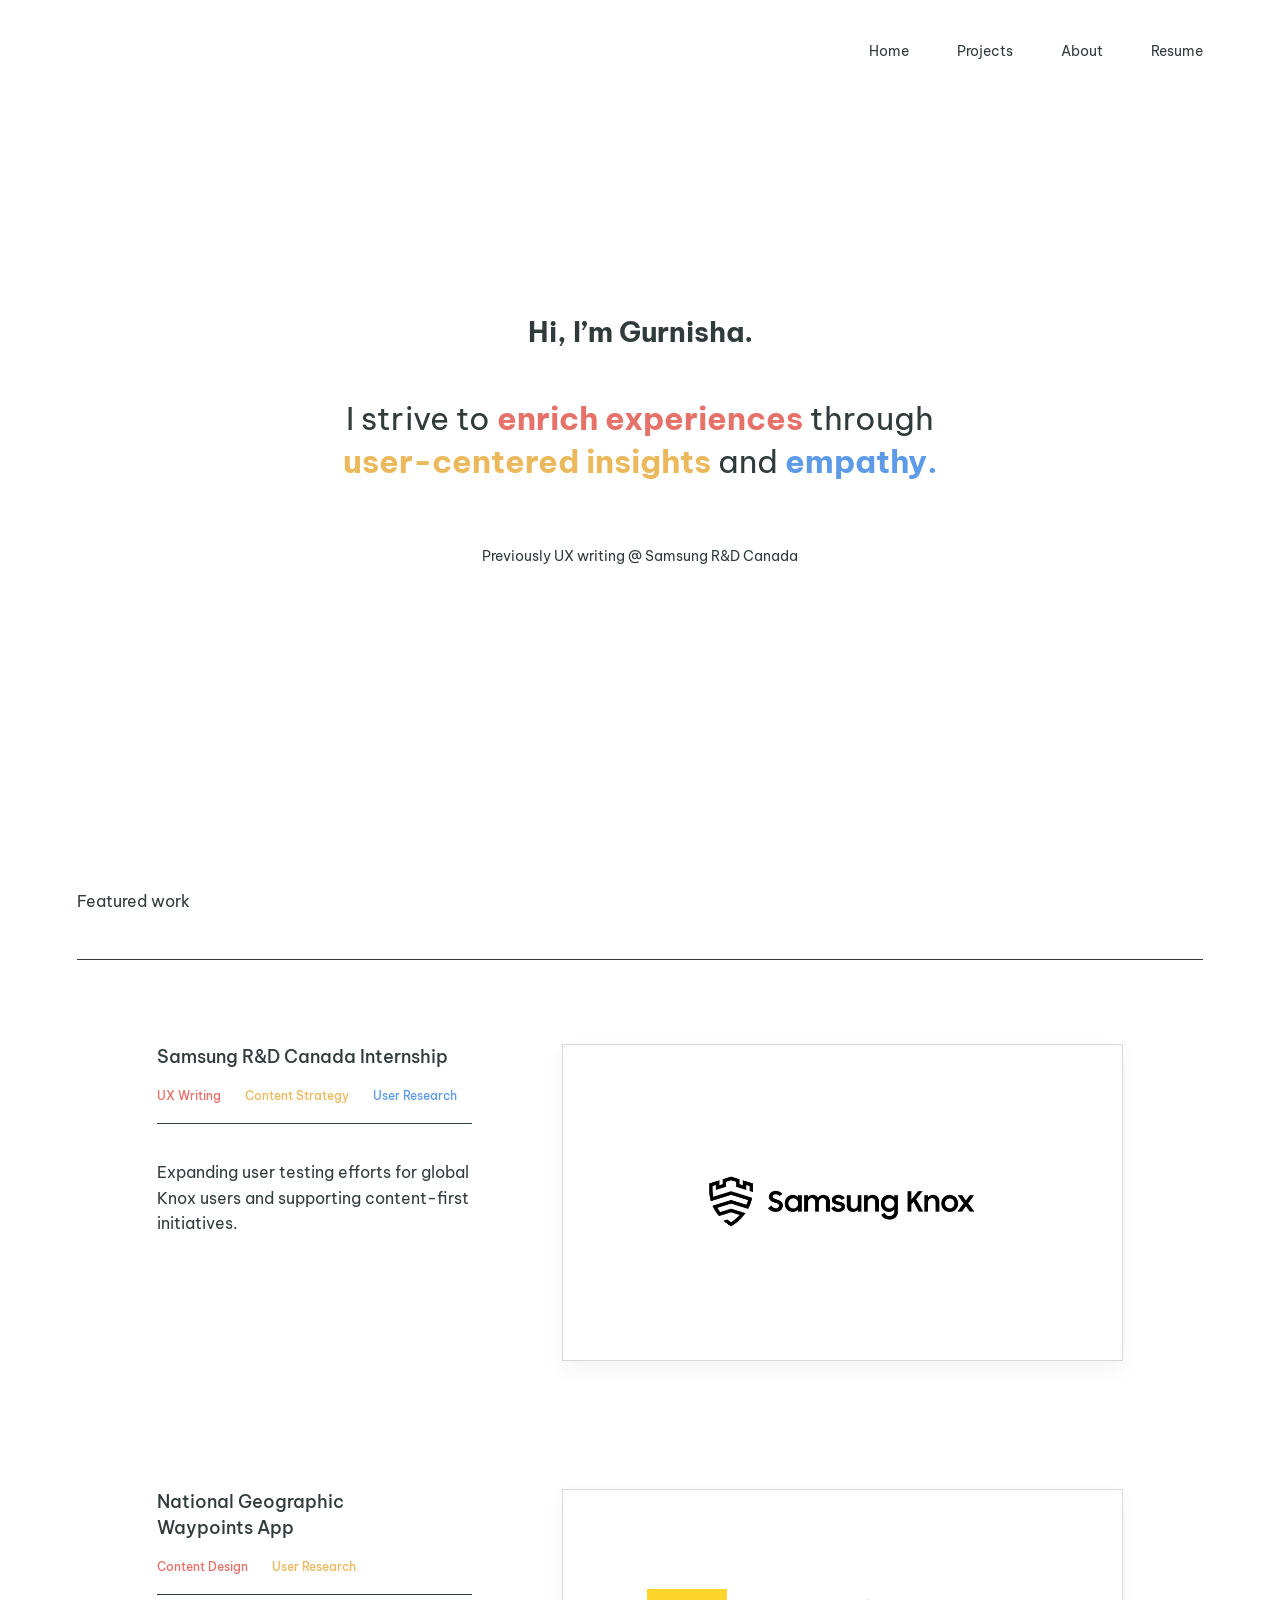
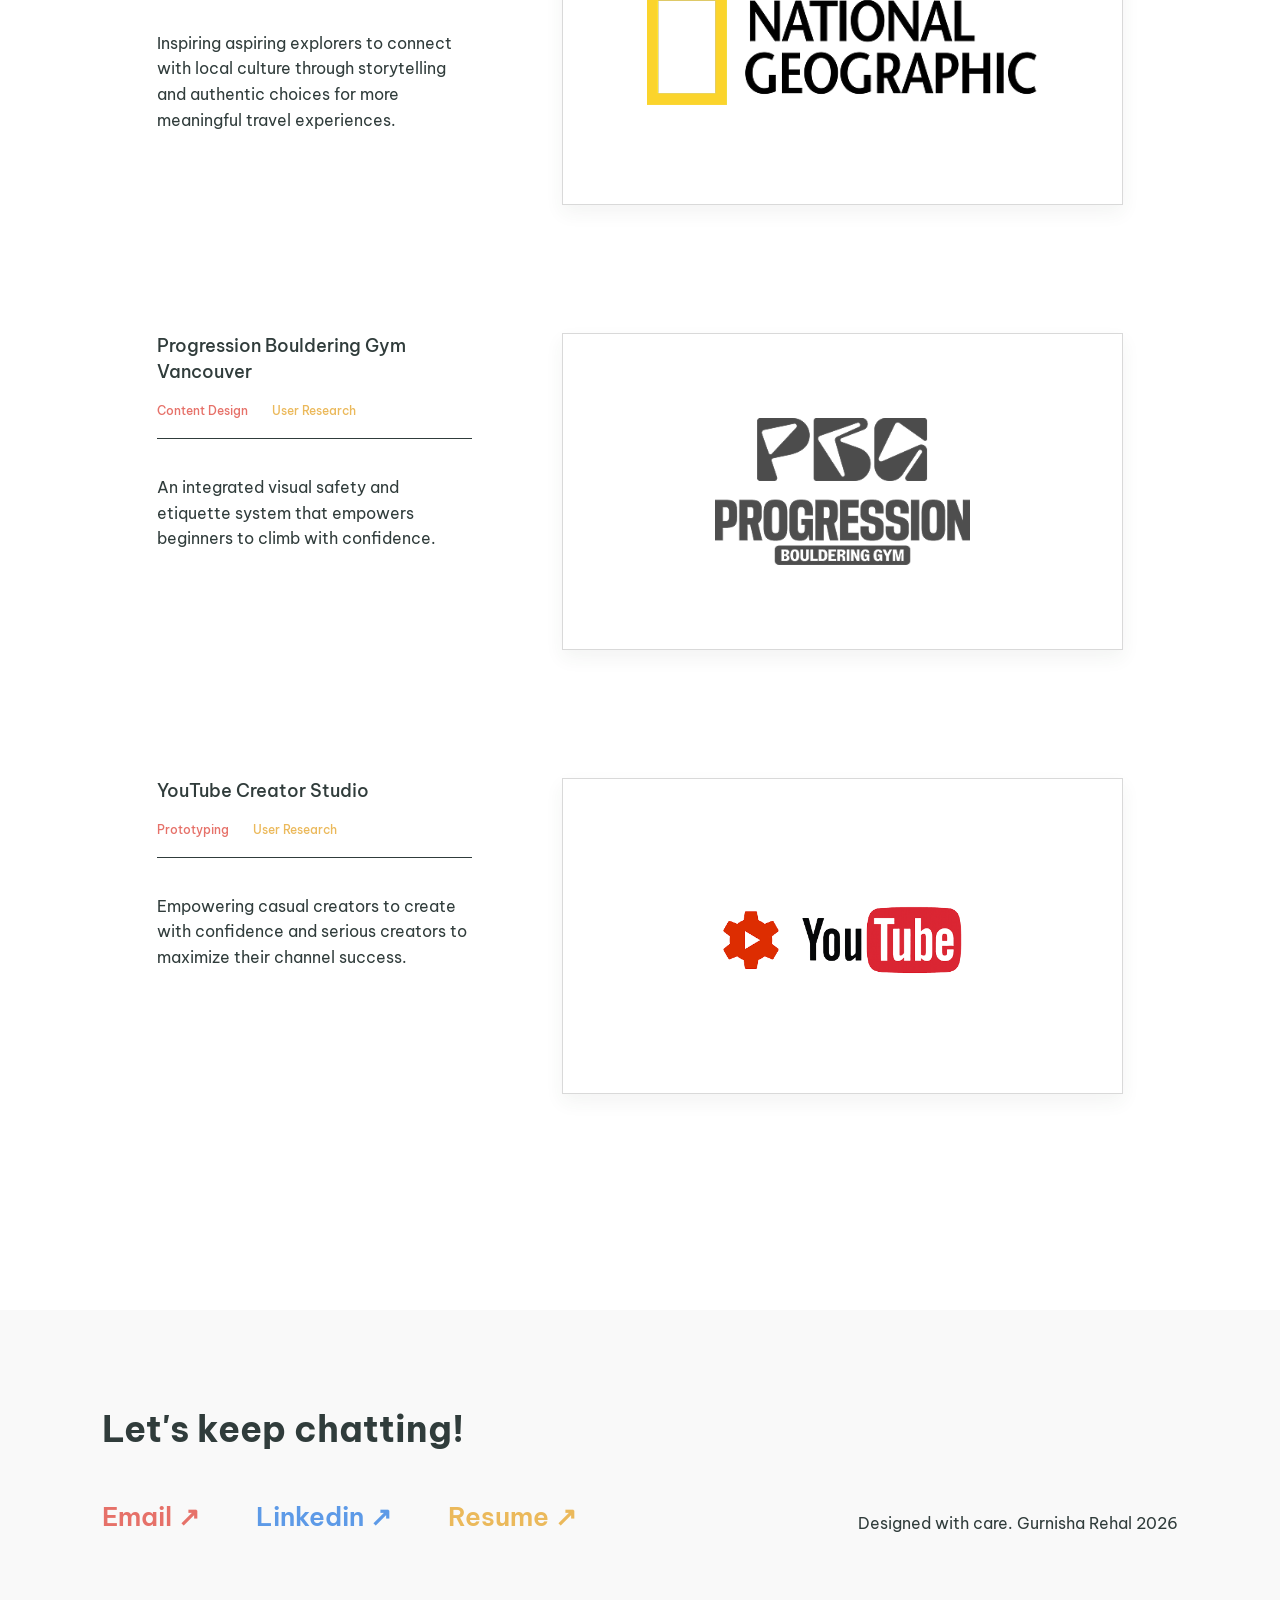
<file: index.html>
<!DOCTYPE html>
<html lang="en">
<head>
    <meta charset="UTF-8">
    <meta name="viewport" content="width=device-width, initial-scale=1.0">
    <title>Gurnisha Rehal | Portfolio</title>

    <link rel="stylesheet" href="global.css">
    <link rel="stylesheet" href="home.css">
</head>
<body id="top">

    <header class="page-header">

        <div class="nav-container">

            <!-- Navigation -->
            <nav class="navbar">
                <ul class="nav-links">
                    <li><a href="#top">Home</a></li>
                    <li><a href="#featured-work">Projects</a></li>
                    <li><a href="about.html">About</a></li>
                    <li><a href="https://drive.google.com/file/d/1qagMi0KPZpgCGdcO0E2bBYuVO7NvGAaJ/view?usp=sharing" target="_blank">Resume</a></li>
                </ul>
            </nav>
        </div>
    </header>

    <main>
        <section class="hero">
            <div class="container">
                <!-- Hero Content -->
                <div class="hero-content">

                    <h2 class="intro">
                        Hi, I’m Gurnisha.
                    </h2>

                    <h1 class="hero-title">
                        I strive to 
                        <span class="coral">enrich experiences</span>
                        through
                        <br>
                        <span class="yellow">user-centered insights</span>
                        and
                        <span class="blue">empathy.</span>
                    </h1>

                    <p class="subtitle">
                        Previously UX writing @ Samsung R&D Canada
                    </p>

                </div>

                <!-- Bottom Section -->
                <div class="featured-work-title">
                    <p>Featured work</p>
                    <div class="line"></div>
                </div>
            </div>
        </section>  

        <section id="featured-work" class="featured-work">

            <!-- Projects Wrapper -->
            <div class="projects">

                <a class="project" href="samsung.html">
                    <div class="project-info">
                        <h3>Samsung R&D Canada Internship</h3>

                        <div class="tags">
                            <span>UX Writing</span>
                            <span>Content Strategy</span>
                            <span>User Research</span>
                        </div>

                        <p class="project-description">
                            Expanding user testing efforts for global Knox users and supporting
                            content-first initiatives.
                        </p>
                    </div>

                    <div class="project-card project-card-samsung">
                        <div class="project-image">
                            <img
                                src="assets/imgs/knox-hover.png"
                                alt="Samsung Knox logo"
                                class="project-img project-img-default"
                            >
                        </div>
                    </div>
                </a>

                <a class="project project-hoverable" href="natgeo.html">
                    <div class="project-info">
                        <h3>National Geographic<br>Waypoints App</h3>

                        <div class="tags">
                            <span>Content Design</span>
                            <span>User Research</span>
                        </div>

                        <p class="project-description">
                            Inspiring aspiring explorers to connect with local culture through
                            storytelling and authentic choices for more meaningful travel experiences.
                        </p>
                    </div>

                    <div class="project-card project-card-natgeo">
                        <div class="project-image">
                            <img
                                src="assets/imgs/natgeo-logo.png"
                                alt="National Geographic logo"
                                class="project-img project-img-default"
                            >
                            <img
                                src="assets/imgs/natgeo-hover.png"
                                alt=""
                                class="project-img project-img-hover"
                                aria-hidden="true"
                            >
                        </div>
                    </div>
                </a>

                <a class="project project-hoverable" href="progression.html">
                    <div class="project-info">
                        <h3>Progression Bouldering Gym Vancouver</h3>

                        <div class="tags">
                            <span>Content Design</span>
                            <span>User Research</span>
                        </div>

                        <p class="project-description">
                            An integrated visual safety and etiquette system that empowers
                            beginners to climb with confidence.
                        </p>
                    </div>

                    <div class="project-card">
                        <div class="project-image">
                            <img
                                src="assets/imgs/progression-logo.png"
                                alt="Progression Bouldering Gym logo"
                                class="project-img project-img-default"
                            >
                            <img
                                src="assets/imgs/progression-hover.png"
                                alt=""
                                class="project-img project-img-hover"
                                aria-hidden="true"
                            >
                        </div>
                    </div>
                </a>

                <a class="project project-hoverable" href="youtube.html">
                    <div class="project-info">
                        <h3>YouTube Creator Studio</h3>

                        <div class="tags">
                            <span>Prototyping</span>
                            <span>User Research</span>
                        </div>

                        <p class="project-description">
                            Empowering casual creators to create with confidence and serious
                            creators to maximize their channel success.
                        </p>
                    </div>

                    <div class="project-card project-card-youtube">
                        <div class="project-image">
                            <img
                                src="assets/imgs/youtube.png"
                                alt="YouTube logo"
                                class="project-img project-img-default"
                            >
                            <img
                                src="assets/imgs/youtube-hover.png"
                                alt=""
                                class="project-img project-img-hover"
                                aria-hidden="true"
                            >
                        </div>
                    </div>
                </a>

                </div>
        </section>
    </main>

    <footer class="footer">

        <div class="footer-left">

            <h2>Let's keep chatting!</h2>

            <div class="footer-links">
                <a href="mailto:gkr.reh@gmail.com" class="email-link">
                    Email ↗
                </a>

                <a href="https://www.linkedin.com/in/gk-rehal" target="_blank" class="linkedin-link">
                    Linkedin ↗
                </a>

                <a href="https://drive.google.com/file/d/1qagMi0KPZpgCGdcO0E2bBYuVO7NvGAaJ/view?usp=sharing" target="_blank" class="resume-link">
                    Resume ↗
                </a>
            </div>

        </div>

        <div class="footer-right">
            <p>Designed with care. Gurnisha Rehal 2026</p>
        </div>

    </footer>
    <script src="script.js"></script>
</body>

</html>
</file>
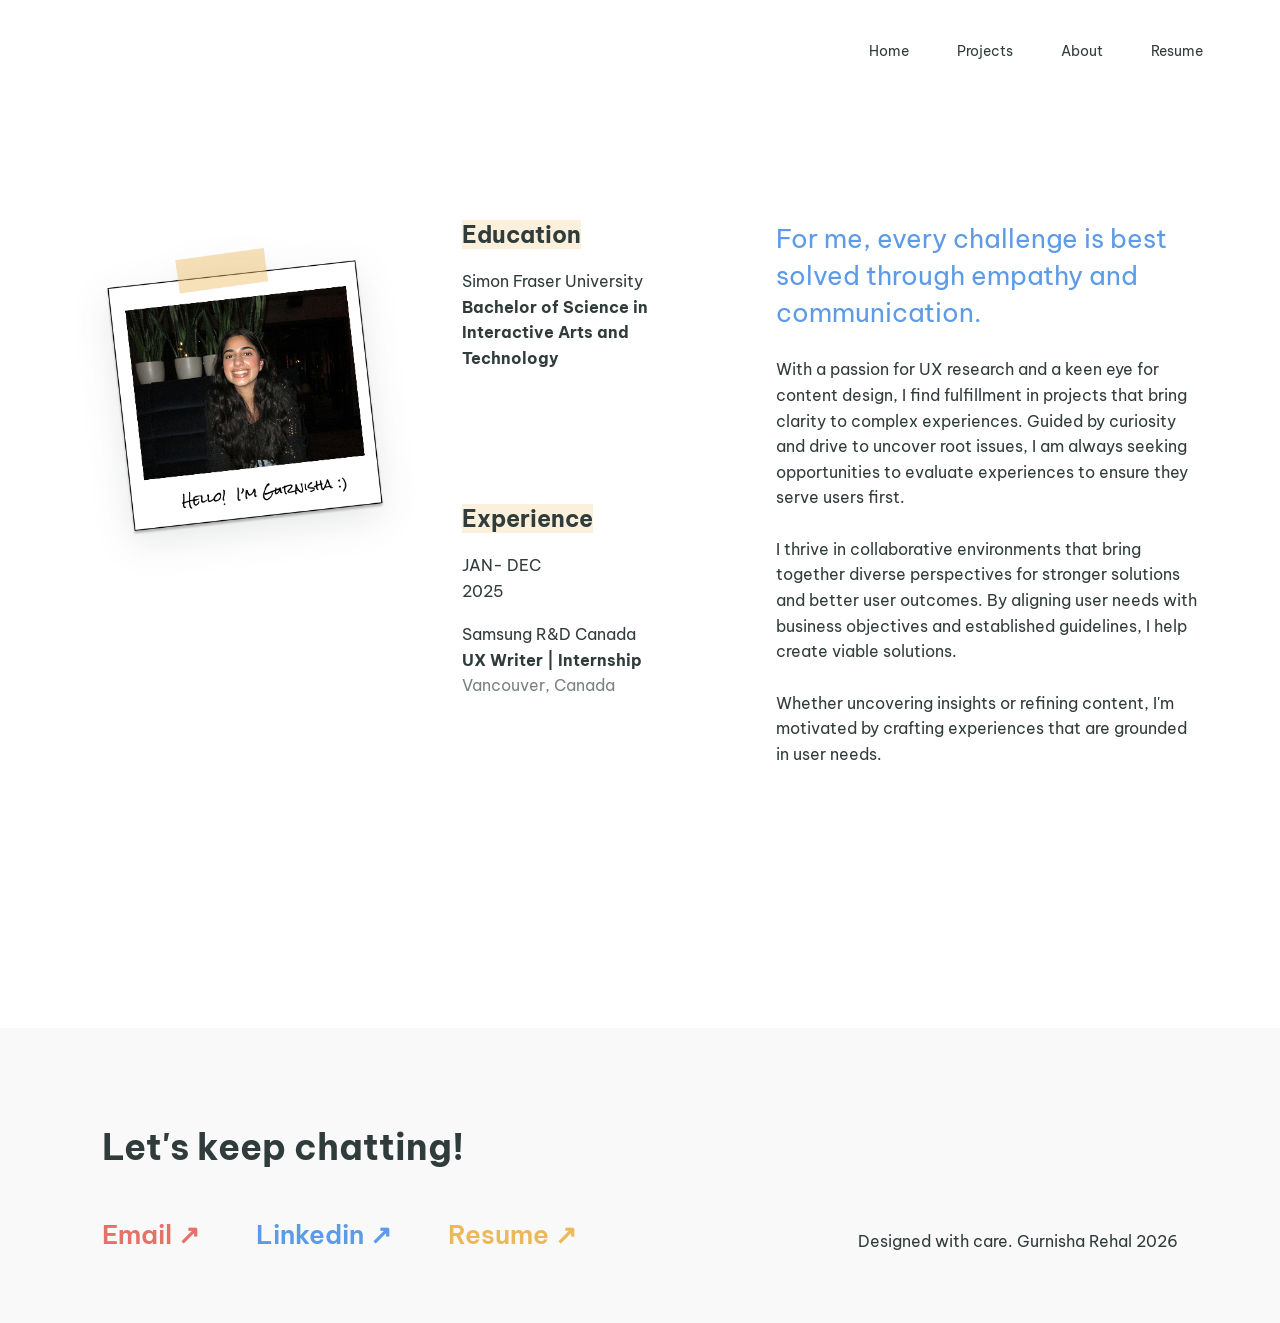
<file: about.html>
<!DOCTYPE html>
<html lang="en">
<head>
    <meta charset="UTF-8">
    <meta name="viewport" content="width=device-width, initial-scale=1.0">
    <title>Gurnisha Rehal | About</title>

    <link rel="stylesheet" href="global.css">
    <link rel="stylesheet" href="about.css">
</head>
<body>

    <header class="page-header">
        <div class="nav-container">
            <nav class="navbar">
                <ul class="nav-links">
                    <li><a href="index.html#top">Home</a></li>
                    <li><a href="index.html#featured-work">Projects</a></li>
                    <li><a href="about.html">About</a></li>
                    <li><a href="https://drive.google.com/file/d/1qagMi0KPZpgCGdcO0E2bBYuVO7NvGAaJ/view?usp=sharing" target="_blank">Resume</a></li>
                </ul>
            </nav>
        </div>
    </header>

    <main>
        <section class="about-page">
            <div class="about-layout">
                <div class="about-photo-wrap">
                    <img
                        src="assets/imgs/me.png"
                        alt="Gurnisha smiling in a polaroid-style photo"
                        class="about-photo"
                    >
                </div>

                <div class="about-content">
                    <section class="about-intro">
                        <h1>
                            For me, every challenge is best solved through empathy and communication.
                        </h1>

                        <p>
                            With a passion for UX research and a keen eye for content design, I find
                            fulfillment in projects that bring clarity to complex experiences. Guided
                            by curiosity and drive to uncover root issues, I am always seeking
                            opportunities to evaluate experiences to ensure they serve users first.
                        </p>

                        <p>
                            I thrive in collaborative environments that bring together diverse
                            perspectives for stronger solutions and better user outcomes. By aligning
                            user needs with business objectives and established guidelines, I help
                            create viable solutions.
                        </p>

                        <p>
                            Whether uncovering insights or refining content, I'm motivated by crafting
                            experiences that are grounded in user needs.
                        </p>
                    </section>

                    <section class="about-detail">
                        <h2><span>Education</span></h2>
                        <p>Simon Fraser University</p>
                        <p>
                            <strong>Bachelor of Science in<br>Interactive Arts and Technology</strong>
                        </p>
                    </section>

                    <section class="about-detail">
                        <h2><span>Experience</span></h2>
                        <div class="experience-item">
                            <p>JAN- DEC<br>2025</p>
                            <div>
                                <p>Samsung R&amp;D Canada</p>
                                <p><strong>UX Writer | Internship</strong></p>
                                <p class="experience-location">Vancouver, Canada</p>
                            </div>
                        </div>
                    </section>
                </div>
            </div>
        </section>
    </main>

    <footer class="footer">
        <div class="footer-left">
            <h2>Let's keep chatting!</h2>

            <div class="footer-links">
                <a href="mailto:gkr.reh@gmail.com" class="email-link">
                    Email ↗
                </a>

                <a href="https://www.linkedin.com/in/gk-rehal" target="_blank" class="linkedin-link">
                    Linkedin ↗
                </a>

                <a href="https://drive.google.com/file/d/1qagMi0KPZpgCGdcO0E2bBYuVO7NvGAaJ/view?usp=sharing" target="_blank" class="resume-link">
                    Resume ↗
                </a>
            </div>
        </div>

        <div class="footer-right">
            <p>Designed with care. Gurnisha Rehal 2026</p>
        </div>
    </footer>

</body>
</html>
</file>
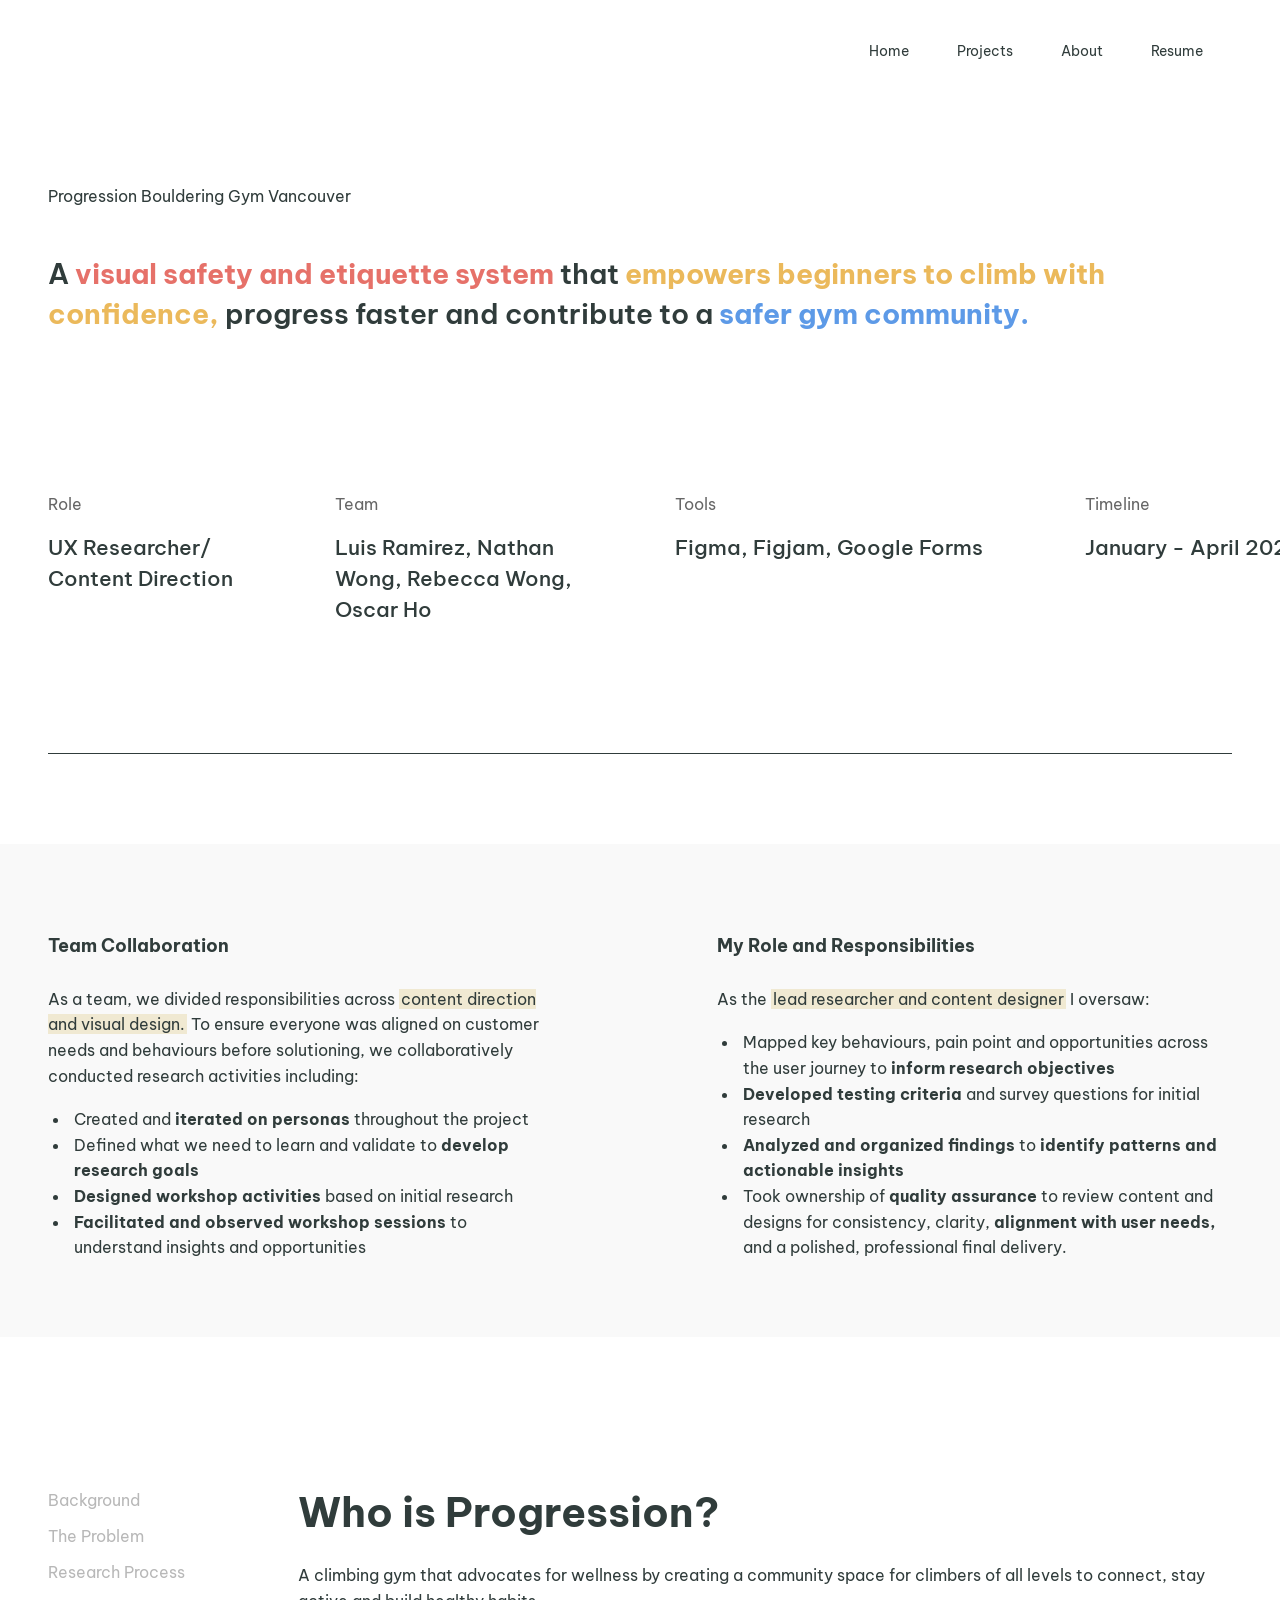
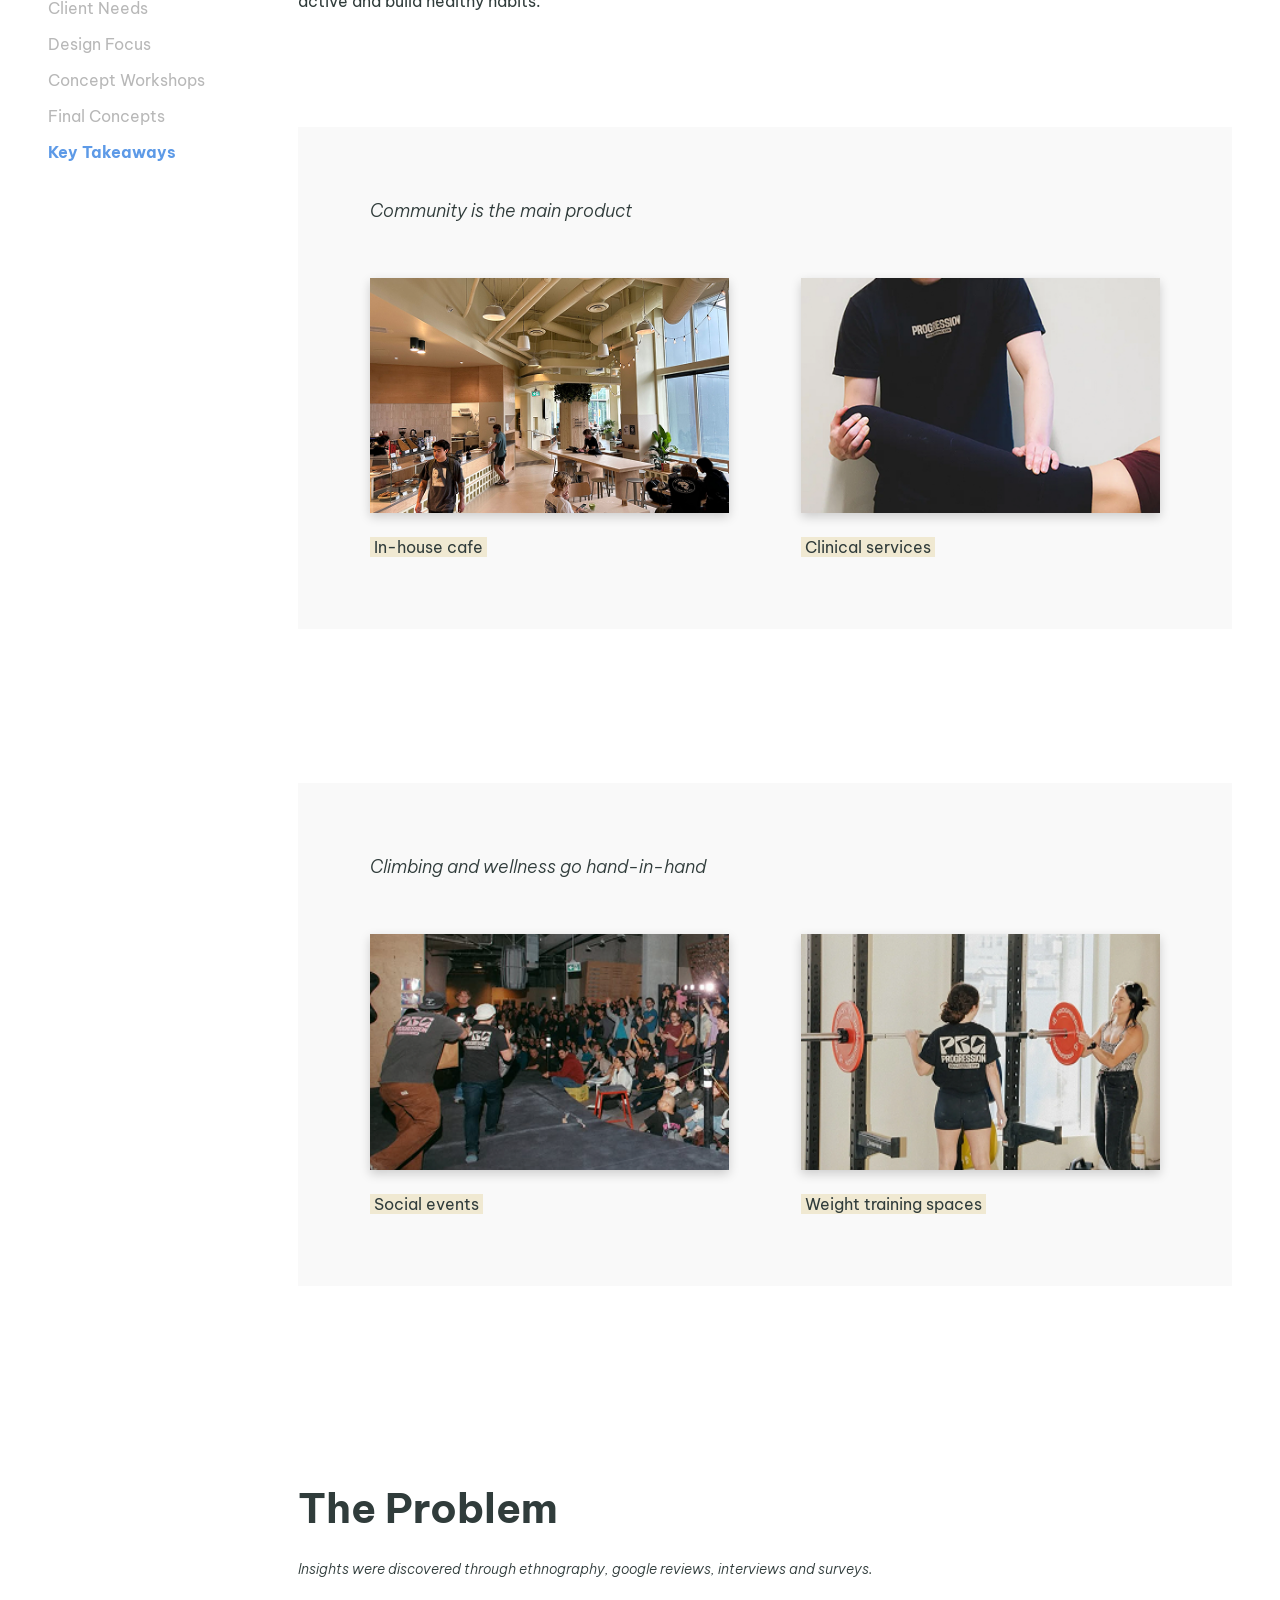
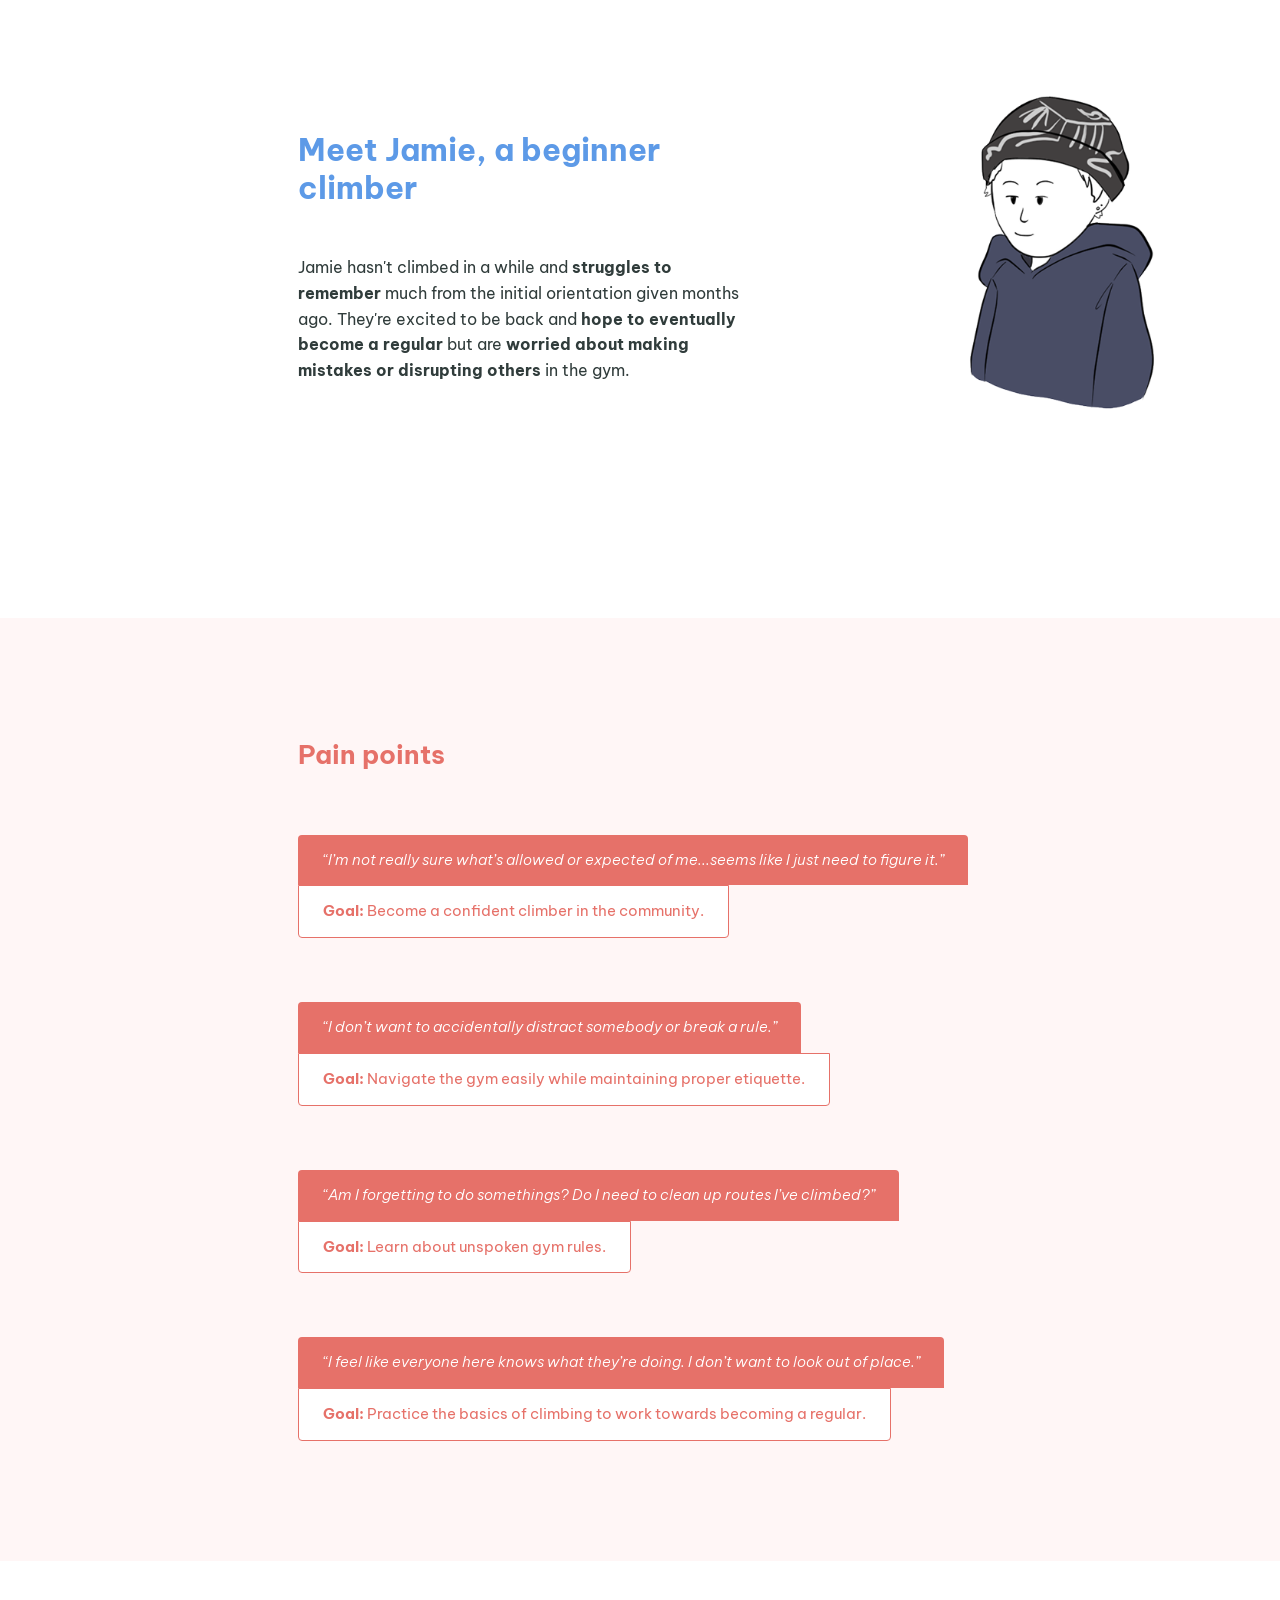
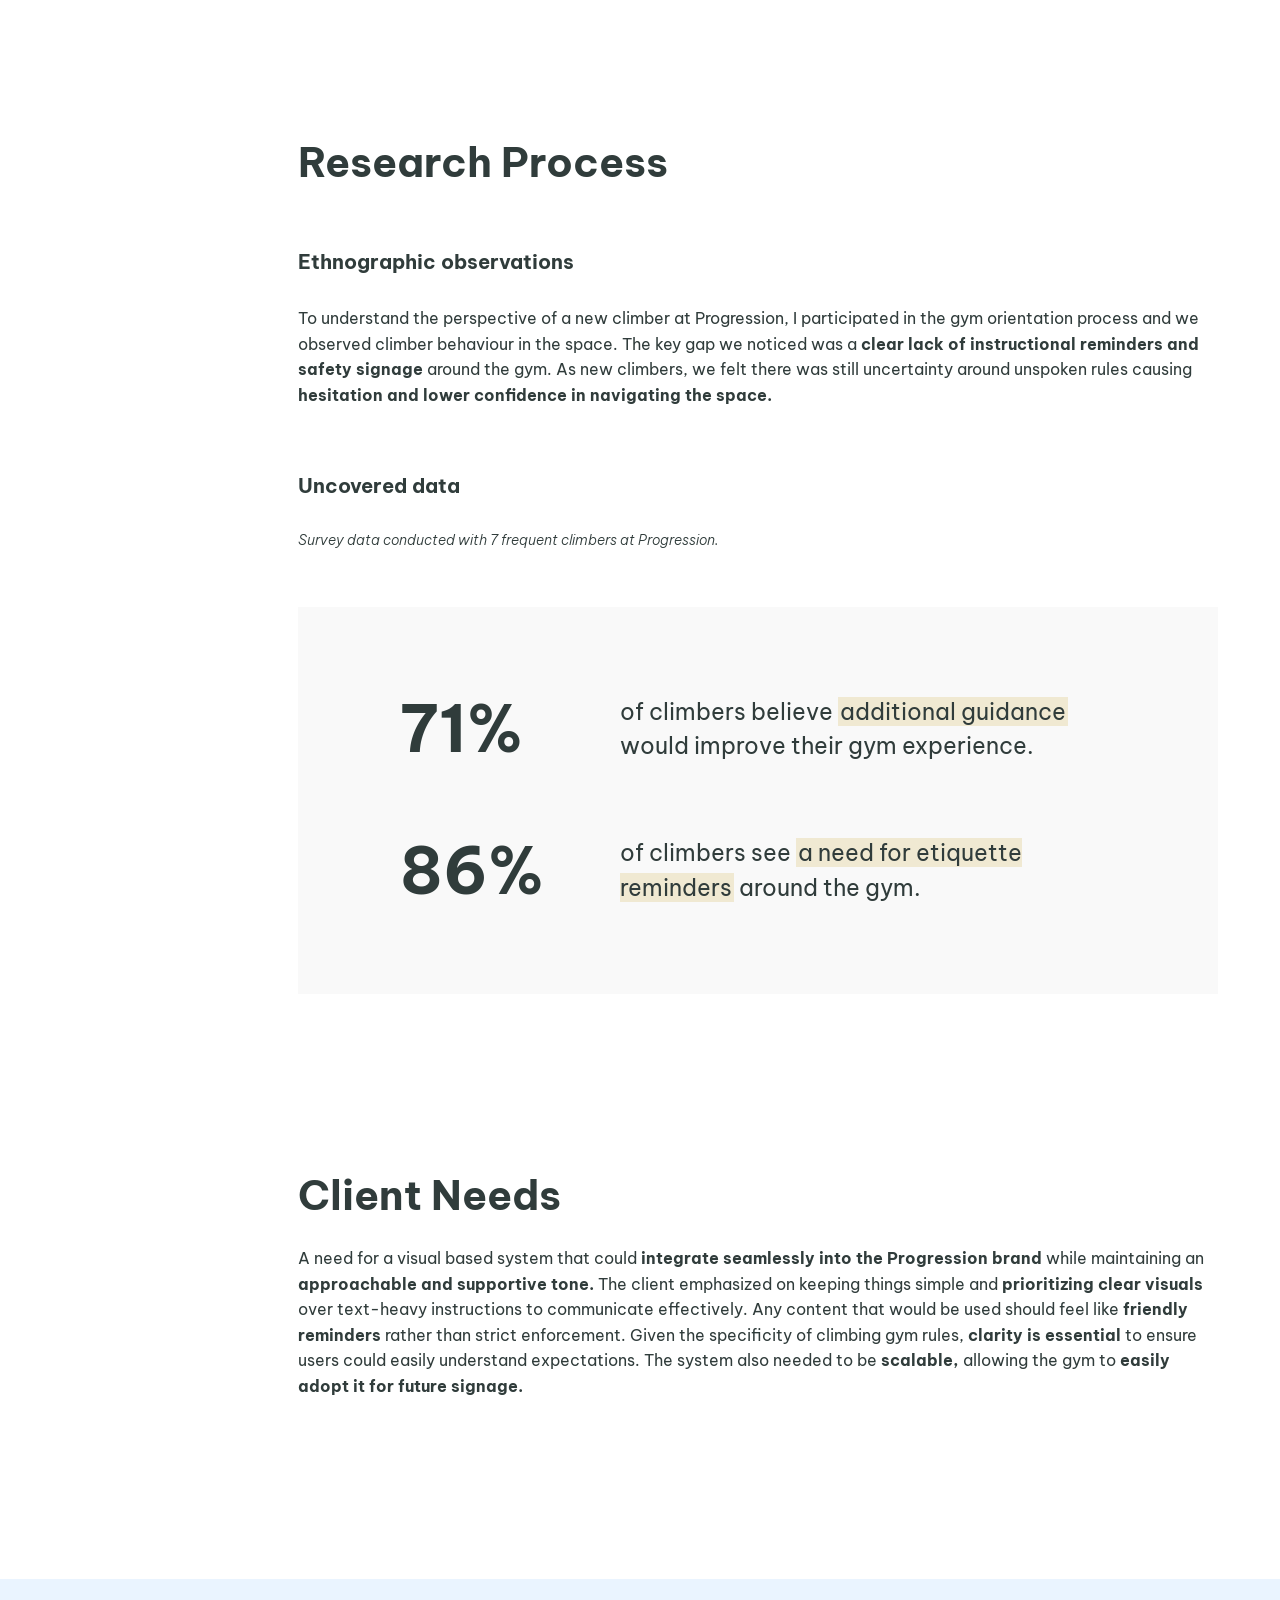
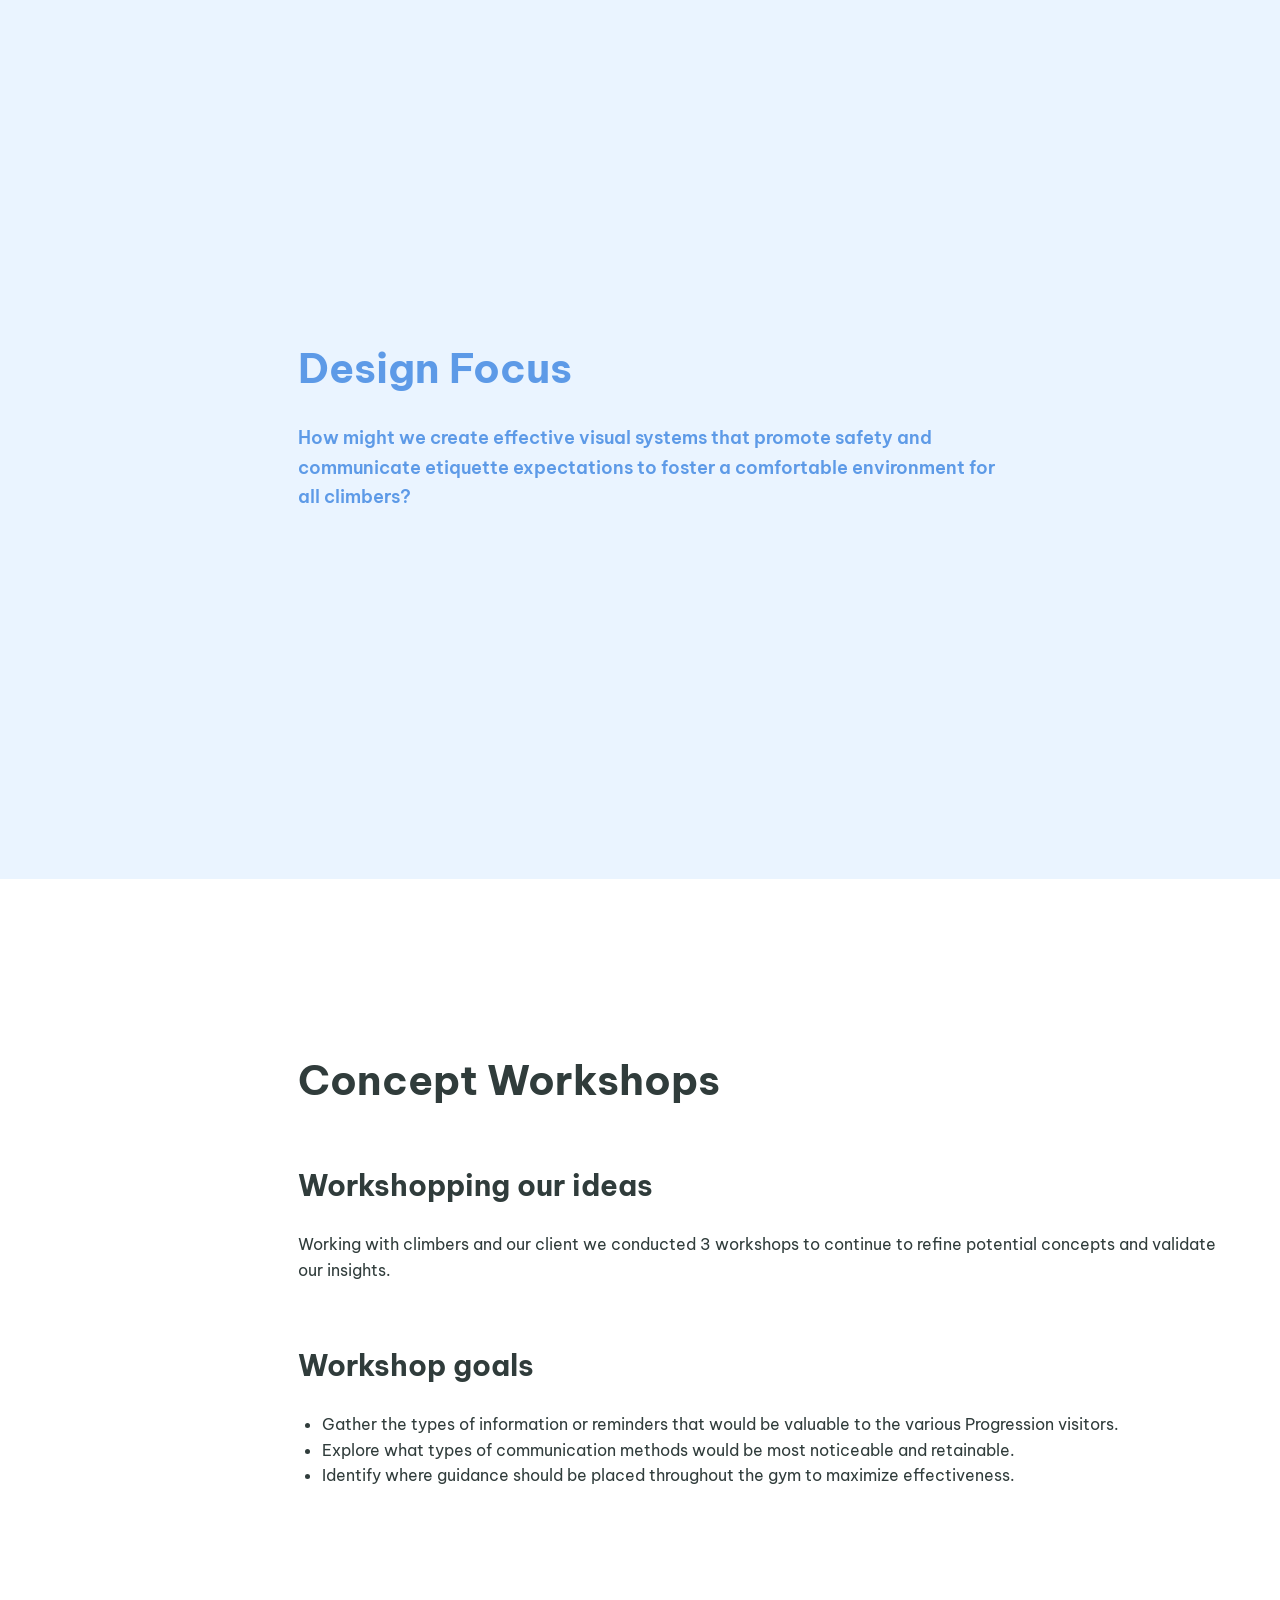
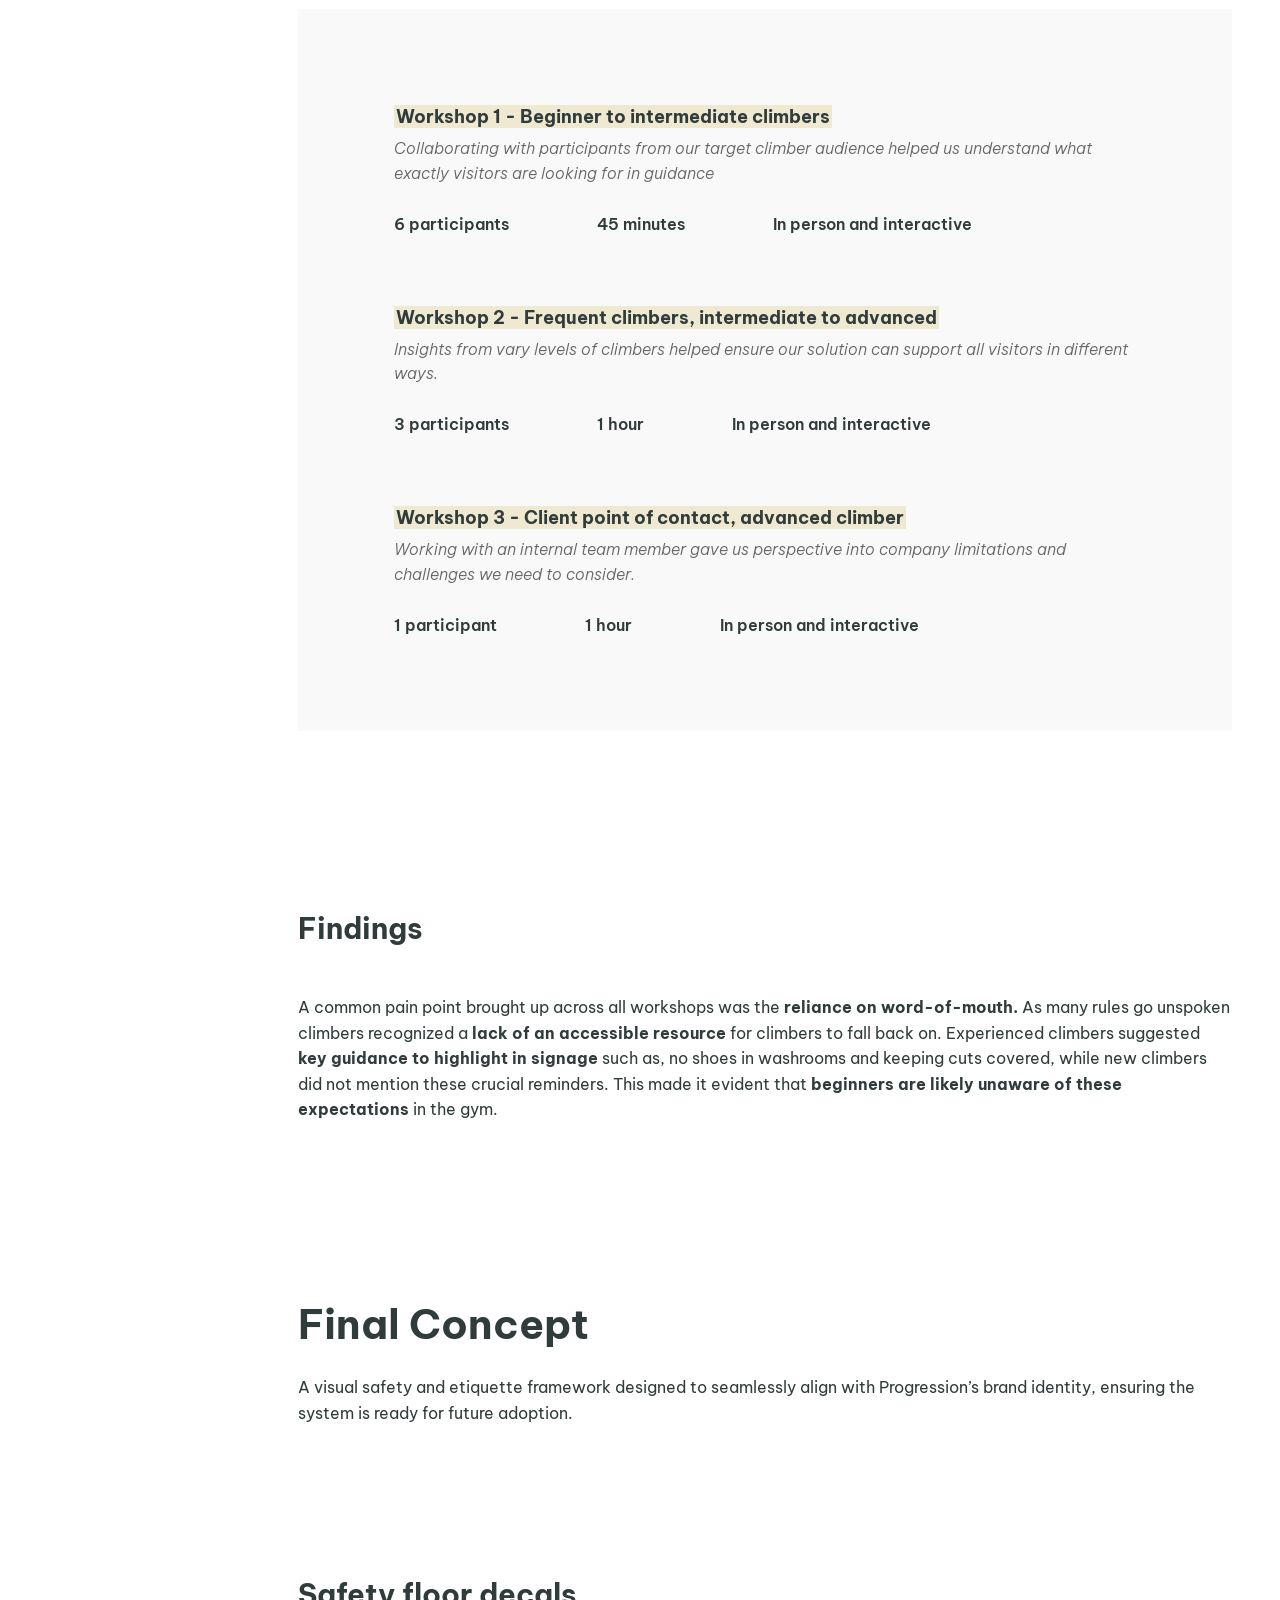
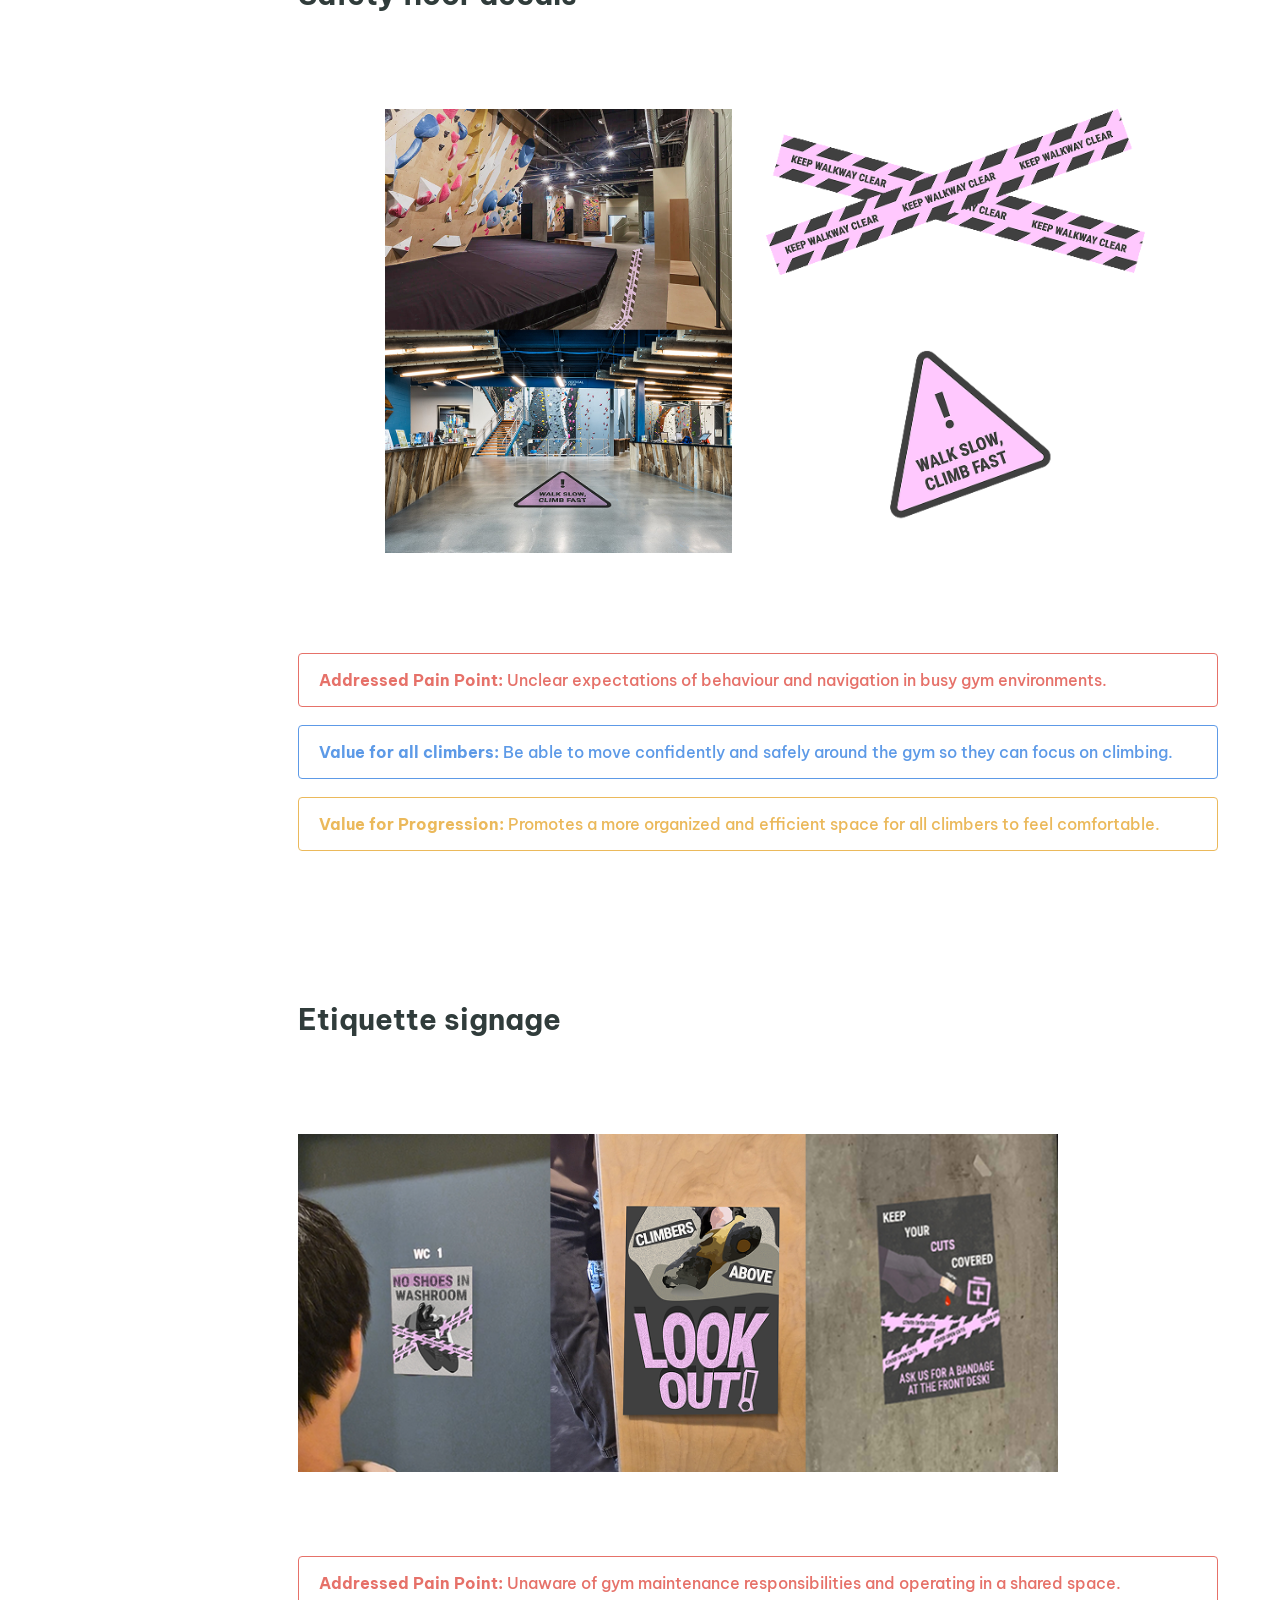
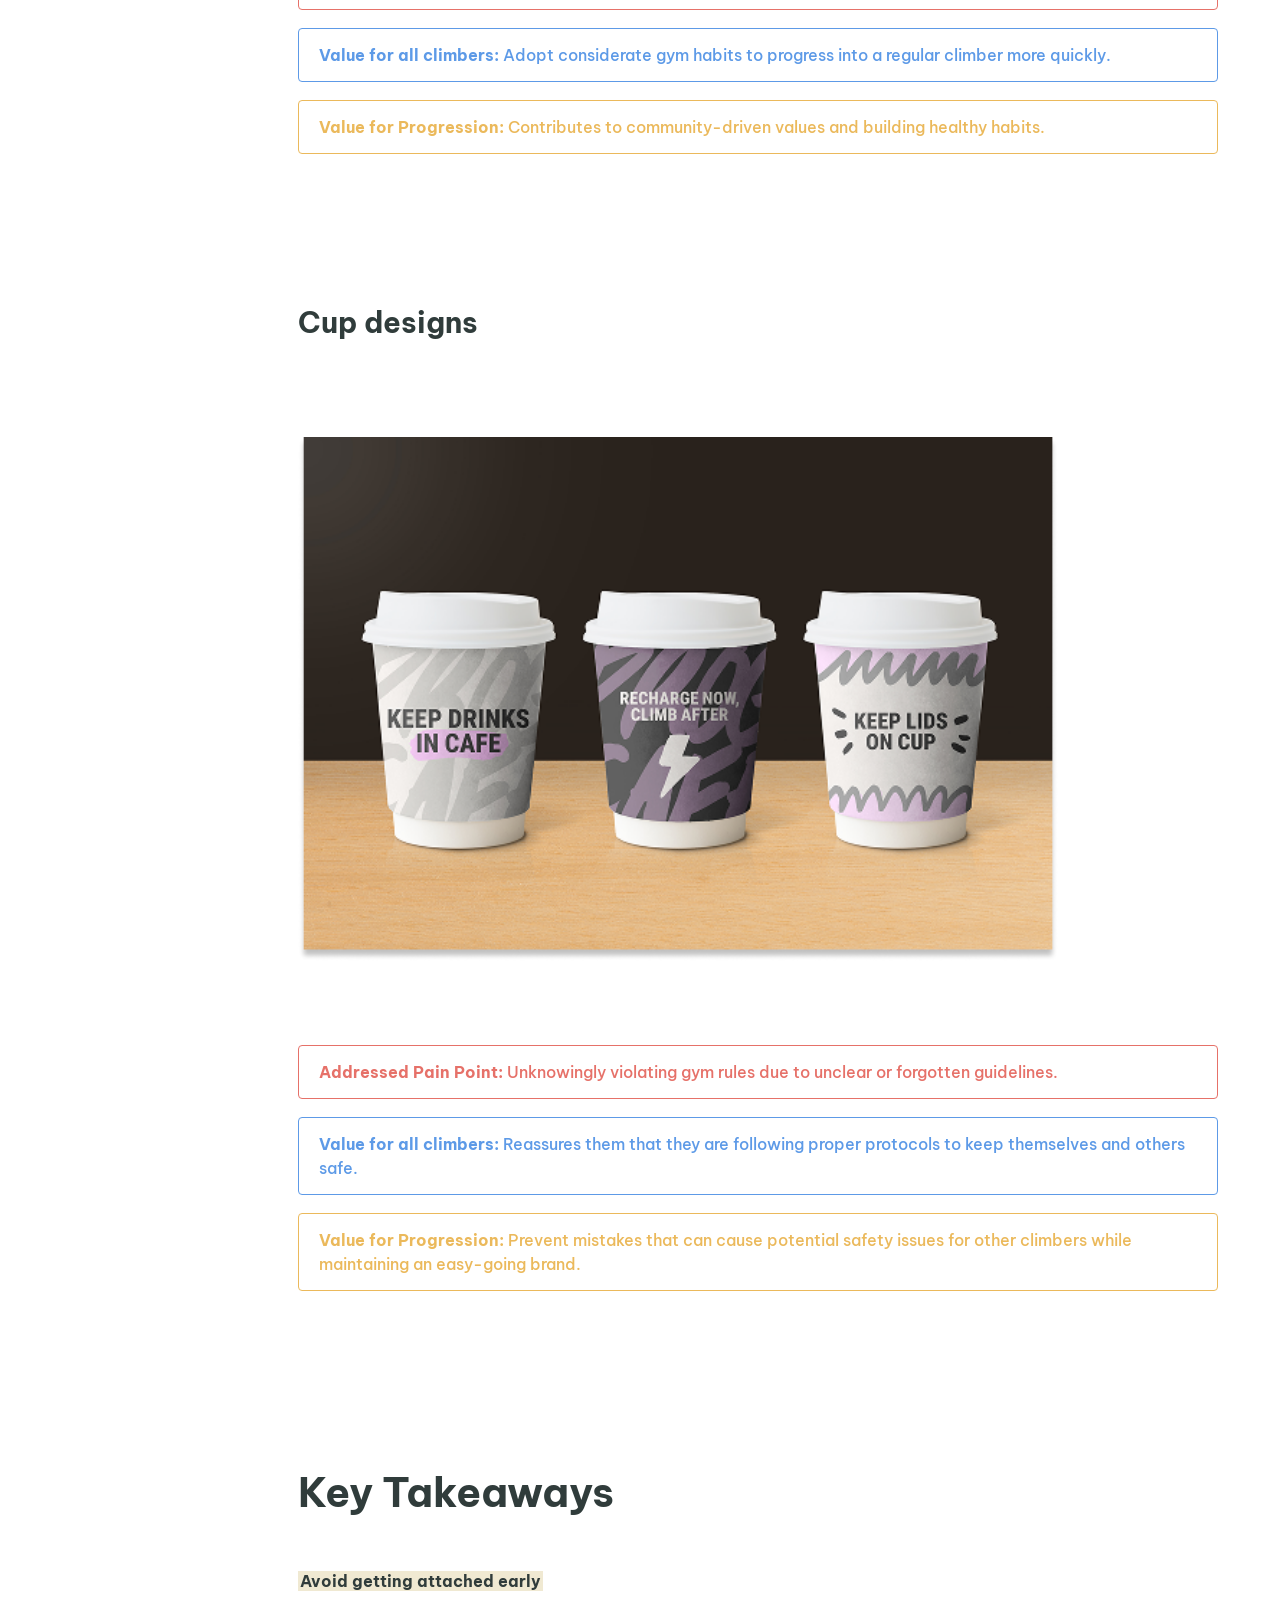
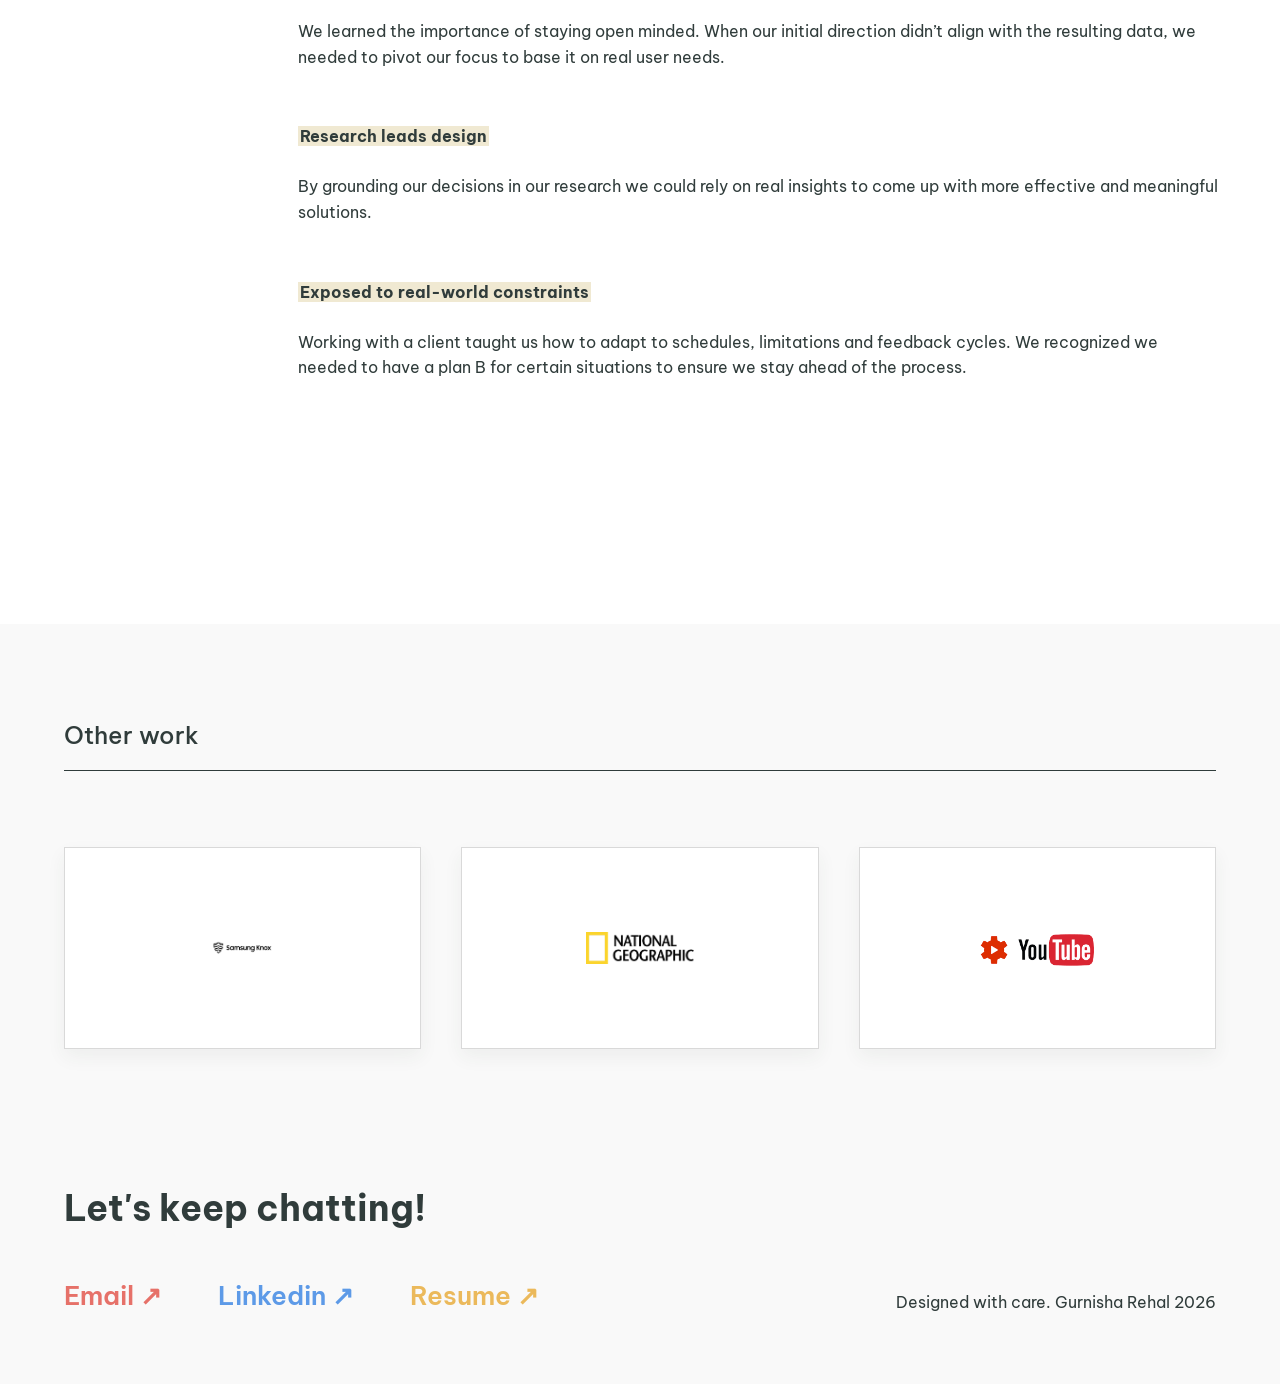
<file: progression.html>
<!DOCTYPE html>
<html lang="en">
<head>
    <meta charset="UTF-8">
    <meta name="viewport" content="width=device-width, initial-scale=1.0">
    <title>Gurnisha Rehal | Progression</title>

    <link rel="stylesheet" href="global.css">
    <link rel="stylesheet" href="progression.css">
</head>
<body>

    <header class="page-header">

        <div class="nav-container">

            <!-- Navigation -->
            <nav class="navbar">
                <ul class="nav-links">
                    <li><a href="index.html#top">Home</a></li>
                    <li><a href="index.html#featured-work">Projects</a></li>
                    <li><a href="about.html">About</a></li>
                    <li><a href="https://drive.google.com/file/d/1qagMi0KPZpgCGdcO0E2bBYuVO7NvGAaJ/view?usp=sharing" target="_blank">Resume</a></li>
                </ul>
            </nav>
        </div>
    </header>

    <main>
        <section class="project-hero">
            <div class="container">

                <p class="project-company">
                    Progression Bouldering Gym Vancouver
                </p>

                <h1 class="project-heading">
                    A
                    <span class="coral">visual safety and etiquette system</span>
                    that
                    <span class="yellow">empowers beginners to climb with confidence,</span>
                    progress faster and contribute to a
                    <span class="blue">safer gym community.</span>
                </h1>

                <div class="project-meta">

                    <div class="meta-item">
                        <p class="meta-label">Role</p>
                        <p class="meta-value">
                            UX Researcher/<br>
                            Content Direction
                        </p>
                    </div>

                    <div class="meta-item">
                        <p class="meta-label">Team</p>
                        <p class="meta-value">
                            Luis Ramirez, Nathan<br>
                            Wong, Rebecca Wong,<br>
                            Oscar Ho
                        </p>
                    </div>

                    <div class="meta-item">
                        <p class="meta-label">Tools</p>
                        <p class="meta-value">
                            Figma, Figjam, Google Forms
                        </p>
                    </div>

                    <div class="meta-item">
                        <p class="meta-label">Timeline</p>
                        <p class="meta-value">
                            January - April 2026
                        </p>
                    </div>

                </div>

                <div class="line"></div>
            </div>
        </section>

        <section class="project-contribution">
            <div class="container project-contribution-grid">
                <article>
                    <h2>Team Collaboration</h2>
                    <p>As a team, we divided responsibilities across <mark>content direction and visual design.</mark> To ensure everyone was aligned on customer needs and behaviours before solutioning, we collaboratively conducted research activities including:</p>
                    <ul>
                        <li>Created and <strong>iterated on personas</strong> throughout the project</li>
                        <li>Defined what we need to learn and validate to <strong>develop research goals</strong></li>
                        <li><strong>Designed workshop activities</strong> based on initial research</li>
                        <li><strong>Facilitated and observed workshop sessions</strong> to understand insights and opportunities</li>
                    </ul>
                </article>
                <article>
                    <h2>My Role and Responsibilities</h2>
                    <p>As the <mark>lead researcher and content designer</mark> I oversaw:</p>
                    <ul>
                        <li>Mapped key behaviours, pain point and opportunities across the user journey to <strong>inform research objectives</strong></li>
                        <li><strong>Developed testing criteria</strong> and survey questions for initial research</li>
                        <li><strong>Analyzed and organized findings</strong> to <strong>identify patterns and actionable insights</strong></li>
                        <li>Took ownership of <strong>quality assurance</strong> to review content and designs for consistency, clarity, <strong>alignment with user needs,</strong> and a polished, professional final delivery.</li>
                    </ul>
                </article>
            </div>
        </section>

        <section class="case-study">
            <div class="container case-study-layout">
                <aside class="case-menu" aria-label="Case study sections">
                    <nav>
                        <a href="#background" class="active">Background</a>
                        <a href="#problem">The Problem</a>
                        <a href="#research-process">Research Process</a>
                        <a href="#client-needs">Client Needs</a>
                        <a href="#design-focus">Design Focus</a>
                        <a href="#concept-workshops">Concept Workshops</a>
                        <a href="#final-concepts">Final Concepts</a>
                        <a href="#key-takeaways">Key Takeaways</a>
                    </nav>
                </aside>

                <div class="case-content">
                    <section id="background" class="case-section">
                        <h2>Who is Progression?</h2>

                        <p>
                            A climbing gym that advocates for wellness by creating a community
                            space for climbers of all levels to connect, stay active and build
                            healthy habits.
                        </p>

                        <div class="community-card">
                            <h3>Community is the main product</h3>

                            <div class="image-pair">
                                <figure>
                                    <img
                                        src="assets/imgs/cafe.png"
                                        alt="Progression's in-house cafe"
                                    >
                                    <figcaption>In-house cafe</figcaption>
                                </figure>

                                <figure>
                                    <img
                                        src="assets/imgs/clinic.png"
                                        alt="Progression clinical services"
                                    >
                                    <figcaption>Clinical services</figcaption>
                                </figure>
                            </div>
                        </div>

                        <div class="community-card community-card-secondary">
                            <h3>Climbing and wellness go hand-in-hand</h3>

                            <div class="image-pair">
                                <figure>
                                    <img
                                        src="assets/imgs/events.png"
                                        alt="Progression social event"
                                    >
                                    <figcaption>Social events</figcaption>
                                </figure>

                                <figure>
                                    <img
                                        src="assets/imgs/weight.png"
                                        alt="Progression weight training spaces"
                                    >
                                    <figcaption>Weight training spaces</figcaption>
                                </figure>
                            </div>
                        </div>
                    </section>

                    <section id="problem" class="case-section problem-section">
                        <h2>The Problem</h2>

                        <p class="section-note">
                            Insights were discovered through ethnography, google reviews,
                            interviews and surveys.
                        </p>

                        <div class="problem-profile">
                            <div class="problem-copy">
                                <h3>Meet Jamie, a beginner climber</h3>

                                <p>
                                    Jamie hasn't climbed in a while and
                                    <strong>struggles to remember</strong> much from the initial
                                    orientation given months ago. They're excited to be back and
                                    <strong>hope to eventually become a regular</strong> but are
                                    <strong>worried about making mistakes or disrupting others</strong>
                                    in the gym.
                                </p>
                            </div>

                            <img
                                src="assets/imgs/jamie.png"
                                alt="Illustration of Jamie, a beginner climber"
                                class="jamie-image"
                            >
                        </div>

                        <div class="pain-points">
                            <div class="pain-points-inner">
                                <h3>Pain points</h3>

                                <div class="pain-point">
                                    <p class="pain-quote">
                                        “I’m not really sure what’s allowed or expected of me...seems like I just need to figure it.”
                                    </p>
                                    <p class="pain-goal">
                                        <strong>Goal:</strong> Become a confident climber in the community.
                                    </p>
                                </div>

                                <div class="pain-point">
                                    <p class="pain-quote">
                                        “I don’t want to accidentally distract somebody or break a rule.”
                                    </p>
                                    <p class="pain-goal">
                                        <strong>Goal:</strong> Navigate the gym easily while maintaining proper etiquette.
                                    </p>
                                </div>

                                <div class="pain-point">
                                    <p class="pain-quote">
                                        “Am I forgetting to do somethings? Do I need to clean up routes I’ve climbed?”
                                    </p>
                                    <p class="pain-goal">
                                        <strong>Goal:</strong> Learn about unspoken gym rules.
                                    </p>
                                </div>

                                <div class="pain-point">
                                    <p class="pain-quote">
                                        “I feel like everyone here knows what they’re doing. I don’t want to look out of place.”
                                    </p>
                                    <p class="pain-goal">
                                        <strong>Goal:</strong> Practice the basics of climbing to work towards becoming a regular.
                                    </p>
                                </div>
                            </div>
                        </div>
                    </section>

                    <section id="research-process" class="case-section research-section">
                        <h2>Research Process</h2>

                        <div class="research-block">
                            <h3>Ethnographic observations</h3>

                            <p>
                                To understand the perspective of a new climber at Progression, I participated in the gym orientation process and we observed climber behaviour in the space. The key gap we noticed was a
                                <strong>clear lack of instructional reminders and safety signage</strong>
                                around the gym. As new climbers, we felt there was still uncertainty
                                around unspoken rules causing
                                <strong>hesitation and lower confidence in navigating the space.</strong>
                            </p>
                        </div>

                        <div class="research-block">
                            <h3>Uncovered data</h3>

                            <p class="section-note">
                                Survey data conducted with 7 frequent climbers at Progression.
                            </p>

                            <div class="data-panel">
                                <div class="data-stat">
                                    <p class="stat-number">71%</p>
                                    <p>
                                        of climbers believe <mark>additional guidance</mark>
                                        would improve their gym experience.
                                    </p>
                                </div>

                                <div class="data-stat">
                                    <p class="stat-number">86%</p>
                                    <p>
                                        of climbers see <mark>a need for etiquette reminders</mark>
                                        around the gym.
                                    </p>
                                </div>
                            </div>
                        </div>
                    </section>

                    <section id="client-needs" class="case-section client-needs-section">
                        <h2>Client Needs</h2>

                        <p>
                            A need for a visual based system that could
                            <strong>integrate seamlessly into the Progression brand</strong> while
                            maintaining an <strong>approachable and supportive tone.</strong> The
                            client emphasized on keeping things simple and
                            <strong>prioritizing clear visuals</strong> over text-heavy instructions
                            to communicate effectively. Any content that would be used should feel
                            like <strong>friendly reminders</strong> rather than strict enforcement.
                            Given the specificity of climbing gym rules,
                            <strong>clarity is essential</strong> to ensure users could easily
                            understand expectations. The system also needed to be
                            <strong>scalable,</strong> allowing the gym to
                            <strong>easily adopt it for future signage.</strong>
                        </p>
                    </section>

                    <section id="design-focus" class="case-section design-focus-section">
                        <div class="design-focus-band">
                            <div class="design-focus-inner">
                                <h2>Design Focus</h2>

                                <p>
                                    How might we create effective visual systems that promote
                                    safety and communicate etiquette expectations to foster a
                                    comfortable environment for all climbers?
                                </p>
                            </div>
                        </div>
                    </section>

                    <section id="concept-workshops" class="case-section concept-workshops-section">
                        <h2>Concept Workshops</h2>

                        <div class="workshop-intro">
                            <h3>Workshopping our ideas</h3>

                            <p>
                                Working with climbers and our client we conducted 3 workshops to
                                continue to refine potential concepts and validate our insights.
                            </p>
                        </div>

                        <div class="workshop-goals">
                            <h3>Workshop goals</h3>

                            <ul>
                                <li>
                                    Gather the types of information or reminders that would be
                                    valuable to the various Progression visitors.
                                </li>
                                <li>
                                    Explore what types of communication methods would be most
                                    noticeable and retainable.
                                </li>
                                <li>
                                    Identify where guidance should be placed throughout the gym to
                                    maximize effectiveness.
                                </li>
                            </ul>
                        </div>

                        <div class="workshop-panel">
                            <article class="workshop-card">
                                <h3><mark>Workshop 1 - Beginner to intermediate climbers</mark></h3>
                                <p>
                                    Collaborating with participants from our target climber audience
                                    helped us understand what exactly visitors are looking for in
                                    guidance
                                </p>

                                <div class="workshop-meta">
                                    <span>6 participants</span>
                                    <span>45 minutes</span>
                                    <span>In person and interactive</span>
                                </div>
                            </article>

                            <article class="workshop-card">
                                <h3><mark>Workshop 2 - Frequent climbers, intermediate to advanced</mark></h3>
                                <p>
                                    Insights from vary levels of climbers helped ensure our solution
                                    can support all visitors in different ways.
                                </p>

                                <div class="workshop-meta">
                                    <span>3 participants</span>
                                    <span>1 hour</span>
                                    <span>In person and interactive</span>
                                </div>
                            </article>

                            <article class="workshop-card">
                                <h3><mark>Workshop 3 - Client point of contact, advanced climber</mark></h3>
                                <p>
                                    Working with an internal team member gave us perspective into
                                    company limitations and challenges we need to consider.
                                </p>

                                <div class="workshop-meta">
                                    <span>1 participant</span>
                                    <span>1 hour</span>
                                    <span>In person and interactive</span>
                                </div>
                            </article>
                        </div>

                        <div class="findings-block">
                            <h3>Findings</h3>

                            <p>
                                A common pain point brought up across all workshops was the
                                <strong>reliance on word-of-mouth.</strong> As many rules go
                                unspoken climbers recognized a
                                <strong>lack of an accessible resource</strong> for climbers to
                                fall back on. Experienced climbers suggested
                                <strong>key guidance to highlight in signage</strong> such as, no
                                shoes in washrooms and keeping cuts covered, while new climbers did
                                not mention these crucial reminders. This made it evident that
                                <strong>beginners are likely unaware of these expectations</strong>
                                in the gym.
                            </p>
                        </div>
                    </section>

                    <section id="final-concepts" class="case-section final-concept-section">
                        <h2>Final Concept</h2>

                        <p>
                            A visual safety and etiquette framework designed to seamlessly align
                            with Progression’s brand identity, ensuring the system is ready for
                            future adoption.
                        </p>

                        <div class="concept-detail">
                            <h3>Safety floor decals</h3>

                            <img
                                src="assets/imgs/decals.png"
                                alt="Safety floor decal concepts in the Progression gym"
                                class="concept-image"
                            >

                            <div class="concept-callouts">
                                <p class="callout callout-red">
                                    <strong>Addressed Pain Point:</strong> Unclear expectations of
                                    behaviour and navigation in busy gym environments.
                                </p>

                                <p class="callout callout-blue">
                                    <strong>Value for all climbers:</strong> Be able to move
                                    confidently and safely around the gym so they can focus on climbing.
                                </p>

                                <p class="callout callout-yellow">
                                    <strong>Value for Progression:</strong> Promotes a more organized
                                    and efficient space for all climbers to feel comfortable.
                                </p>
                            </div>
                        </div>

                        <div class="concept-detail">
                            <h3>Etiquette signage</h3>

                            <img
                                src="assets/imgs/signs.png"
                                alt="Progression etiquette signage concepts"
                                class="concept-image concept-image-left"
                            >

                            <div class="concept-callouts">
                                <p class="callout callout-red">
                                    <strong>Addressed Pain Point:</strong> Unaware of gym
                                    maintenance responsibilities and operating in a shared space.
                                </p>

                                <p class="callout callout-blue">
                                    <strong>Value for all climbers:</strong> Adopt considerate gym
                                    habits to progress into a regular climber more quickly.
                                </p>

                                <p class="callout callout-yellow">
                                    <strong>Value for Progression:</strong> Contributes to
                                    community-driven values and building healthy habits.
                                </p>
                            </div>
                        </div>

                        <div class="concept-detail">
                            <h3>Cup designs</h3>

                            <img
                                src="assets/imgs/cups.png"
                                alt="Progression cup designs with etiquette reminders"
                                class="concept-image concept-image-left"
                            >

                            <div class="concept-callouts">
                                <p class="callout callout-red">
                                    <strong>Addressed Pain Point:</strong> Unknowingly violating
                                    gym rules due to unclear or forgotten guidelines.
                                </p>

                                <p class="callout callout-blue">
                                    <strong>Value for all climbers:</strong> Reassures them that
                                    they are following proper protocols to keep themselves and
                                    others safe.
                                </p>

                                <p class="callout callout-yellow">
                                    <strong>Value for Progression:</strong> Prevent mistakes that
                                    can cause potential safety issues for other climbers while
                                    maintaining an easy-going brand.
                                </p>
                            </div>
                        </div>
                    </section>

                    <section id="key-takeaways" class="case-section key-takeaways-section">
                        <h2>Key Takeaways</h2>

                        <div class="takeaway">
                            <h3><mark>Avoid getting attached early</mark></h3>

                            <p>
                                We learned the importance of staying open minded. When our initial
                                direction didn’t align with the resulting data, we needed to pivot
                                our focus to base it on real user needs.
                            </p>
                        </div>

                        <div class="takeaway">
                            <h3><mark>Research leads design</mark></h3>

                            <p>
                                By grounding our decisions in our research we could rely on real
                                insights to come up with more effective and meaningful solutions.
                            </p>
                        </div>

                        <div class="takeaway">
                            <h3><mark>Exposed to real-world constraints</mark></h3>

                            <p>
                                Working with a client taught us how to adapt to schedules,
                                limitations and feedback cycles. We recognized we needed to have a
                                plan B for certain situations to ensure we stay ahead of the process.
                            </p>
                        </div>

                    </section>
                </div>
            </div>
        </section>
    </main>

    <section class="project-other-work" aria-labelledby="other-work-title">
        <h2 id="other-work-title">Other work</h2>
        <div class="line"></div>

        <div class="other-work-grid">
            <a class="other-work-card" href="samsung.html" aria-label="Samsung R&D Canada Internship">
                <div class="project-card project-card-samsung">
                    <div class="project-image">
                        <img
                            src="assets/imgs/knox-hover.png"
                            alt="Samsung Knox logo"
                            class="project-img project-img-default"
                        >
                    </div>
                </div>
            </a>

            <a class="other-work-card project-hoverable" href="natgeo.html" aria-label="National Geographic Waypoints App">
                <div class="project-card project-card-natgeo">
                    <div class="project-image">
                        <img
                            src="assets/imgs/natgeo-logo.png"
                            alt="National Geographic logo"
                            class="project-img project-img-default"
                        >
                        <img
                            src="assets/imgs/natgeo-hover.png"
                            alt=""
                            class="project-img project-img-hover"
                            aria-hidden="true"
                        >
                    </div>
                </div>
            </a>

            <a class="other-work-card project-hoverable" href="youtube.html" aria-label="YouTube Creator Studio">
                <div class="project-card project-card-youtube">
                    <div class="project-image">
                        <img
                            src="assets/imgs/youtube.png"
                            alt="YouTube logo"
                            class="project-img project-img-default"
                        >
                        <img
                            src="assets/imgs/youtube-hover.png"
                            alt=""
                            class="project-img project-img-hover"
                            aria-hidden="true"
                        >
                    </div>
                </div>
            </a>

        </div>
    </section>

    <footer class="footer">

        <div class="footer-left">

            <h2>Let's keep chatting!</h2>

            <div class="footer-links">
                <a href="mailto:gkr.reh@gmail.com" class="email-link">
                    Email ↗
                </a>

                <a href="https://www.linkedin.com/in/gk-rehal" target="_blank" class="linkedin-link">
                    Linkedin ↗
                </a>

                <a href="https://drive.google.com/file/d/1qagMi0KPZpgCGdcO0E2bBYuVO7NvGAaJ/view?usp=sharing" target="_blank" class="resume-link">
                    Resume ↗
                </a>
            </div>

        </div>

        <div class="footer-right">
            <p>Designed with care. Gurnisha Rehal 2026</p>
        </div>

    </footer>

    <script src="script.js"></script>
</body>
</html>
</file>
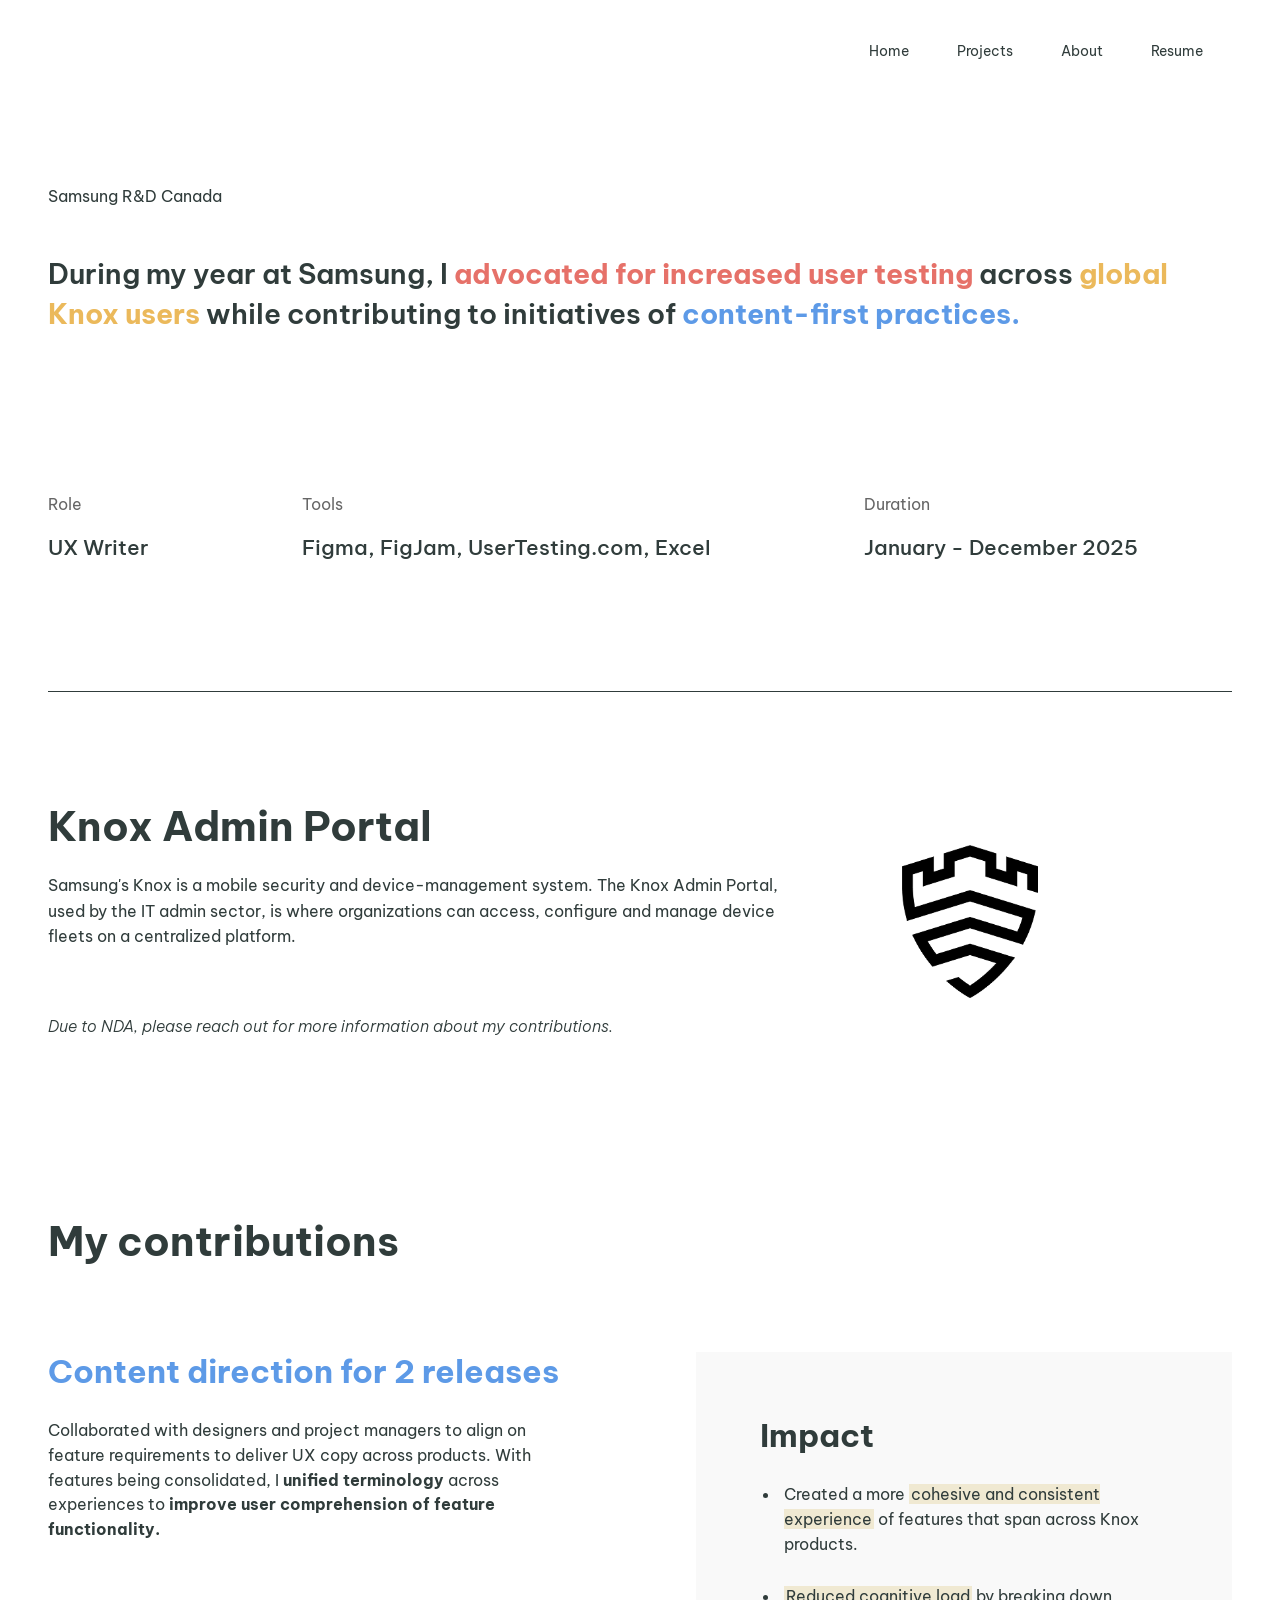
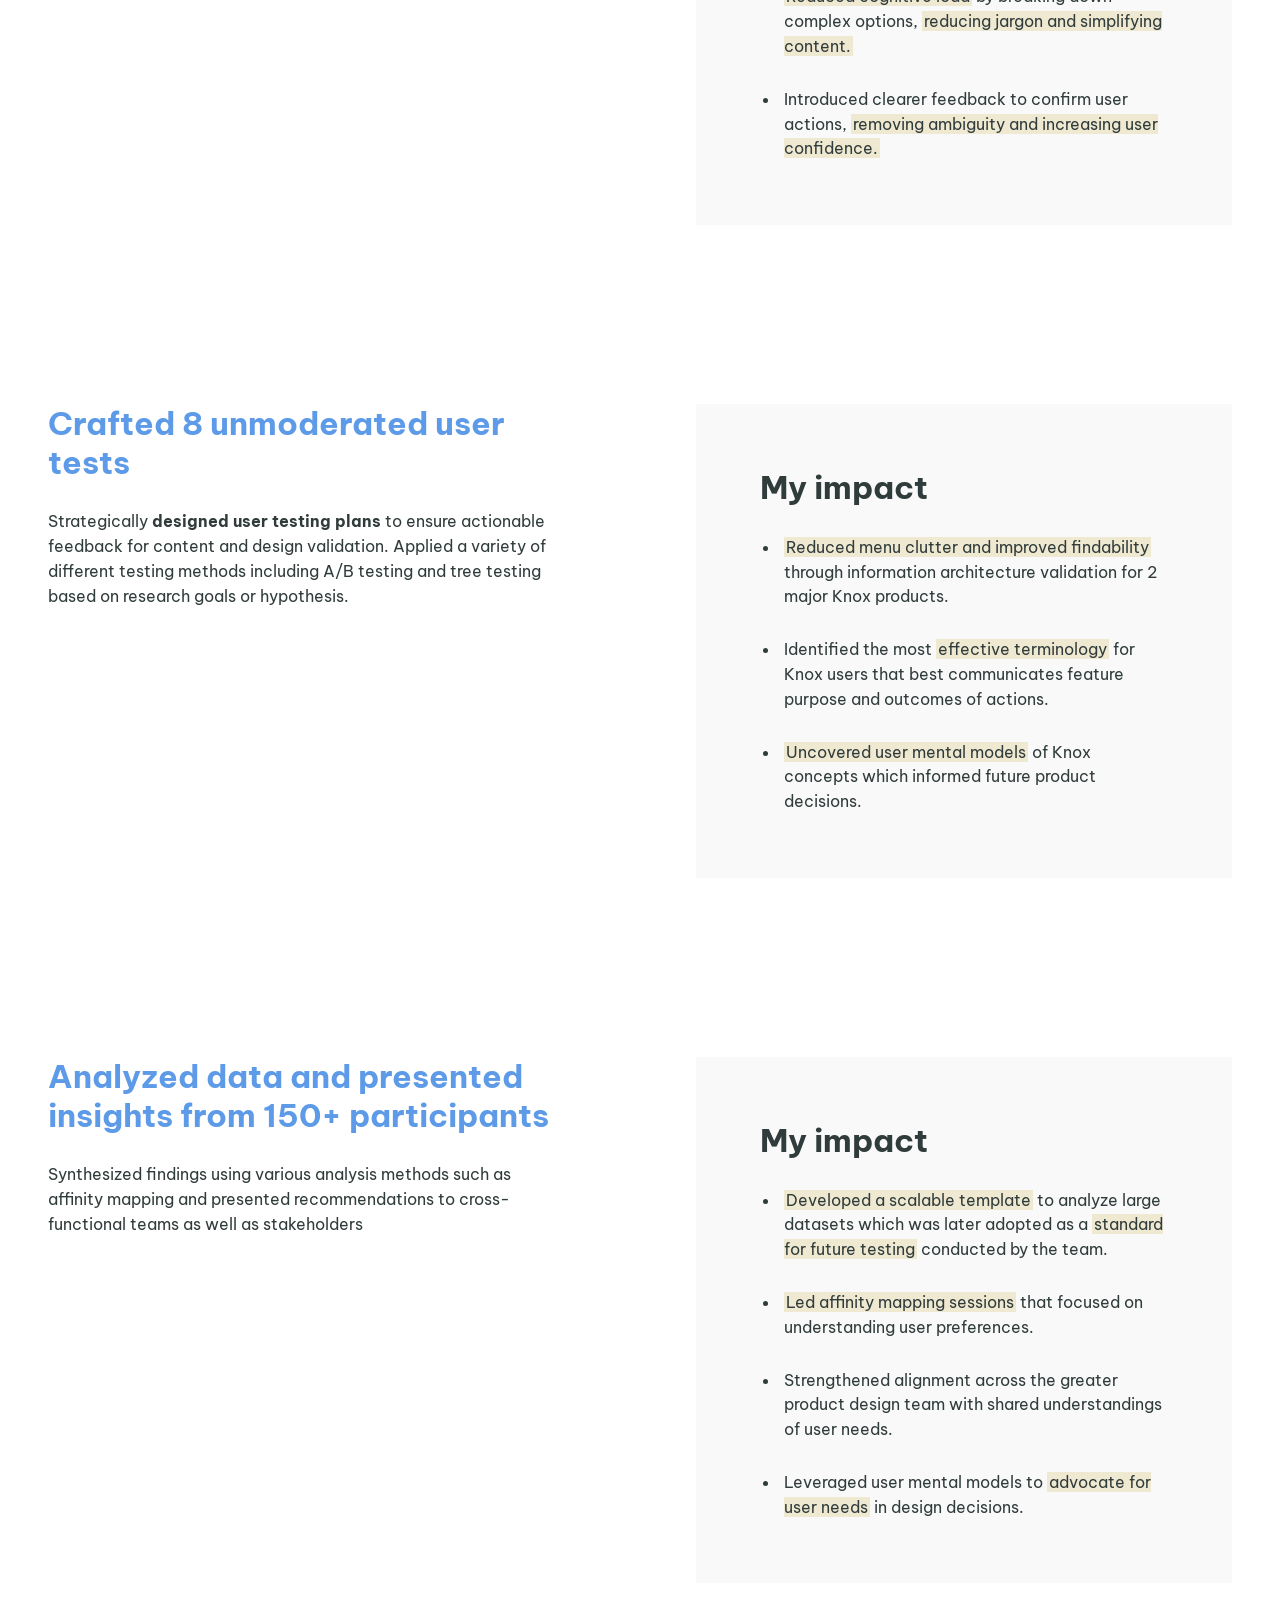
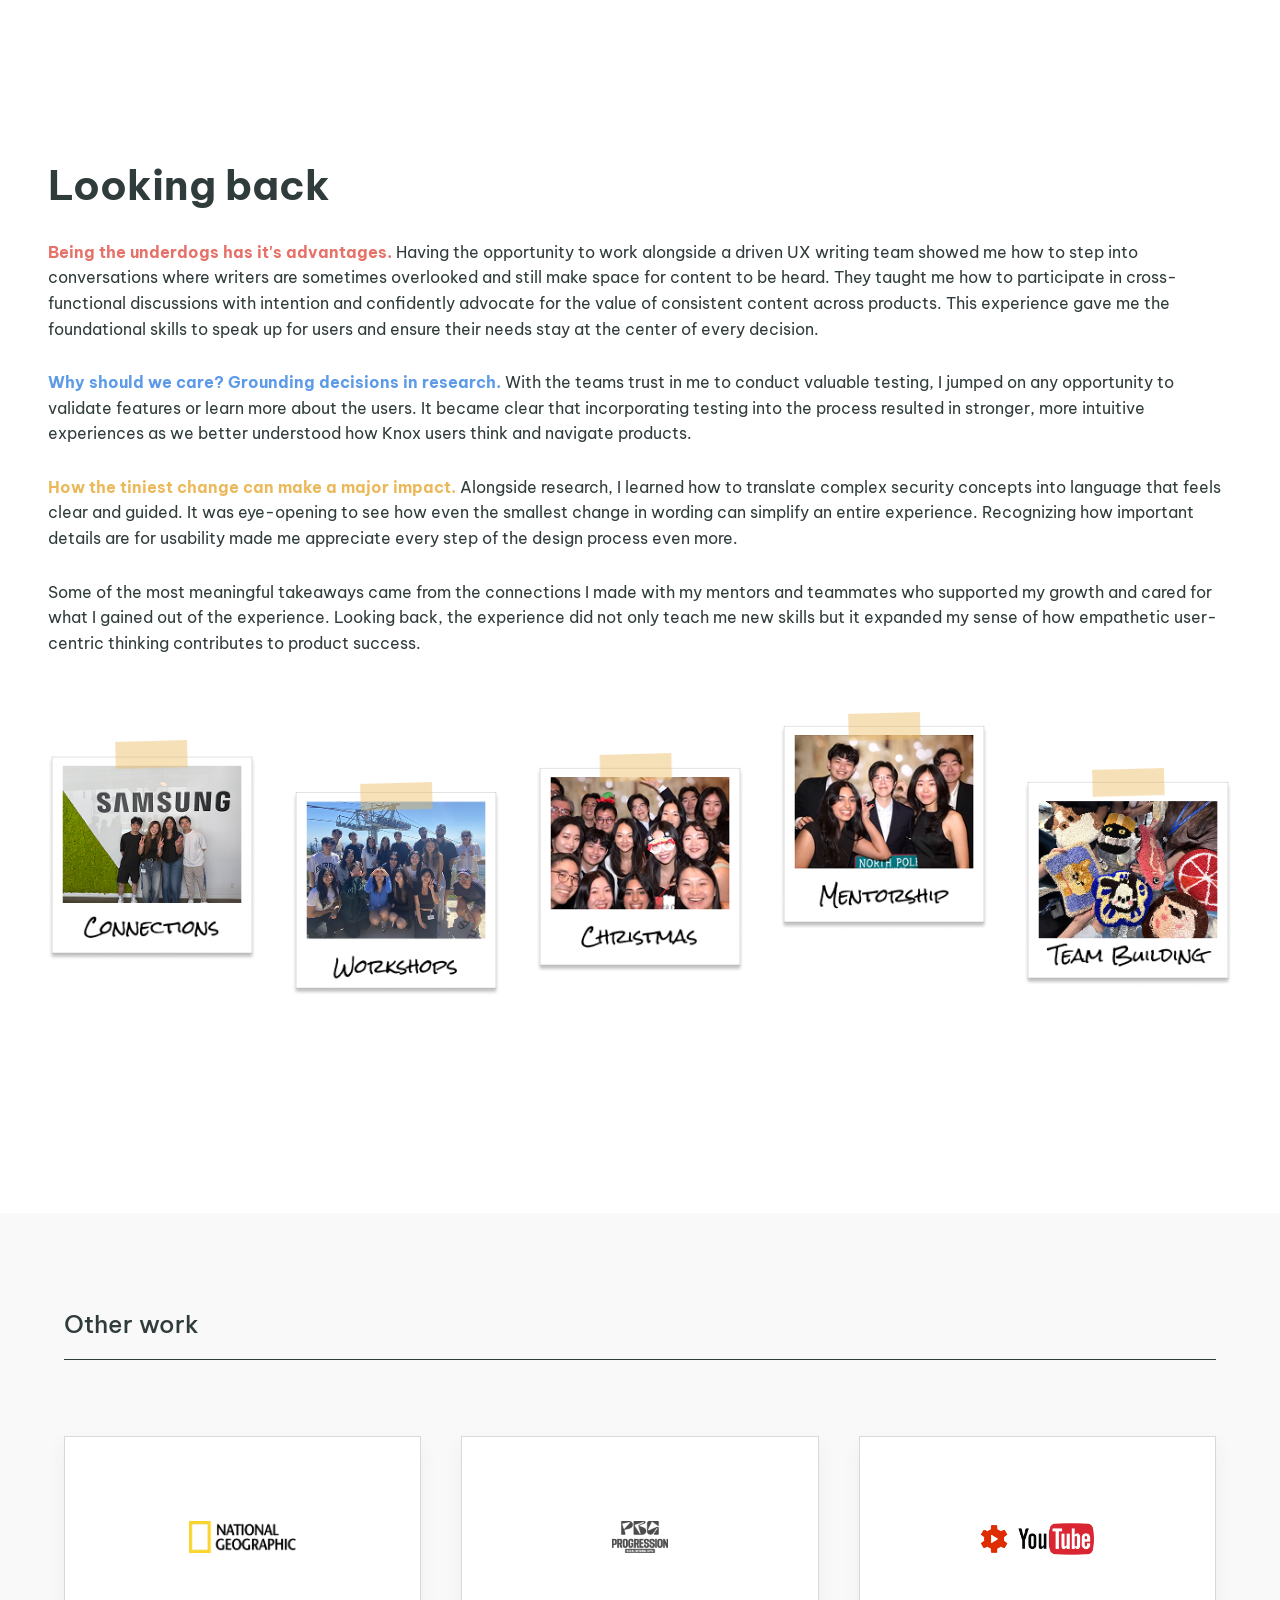
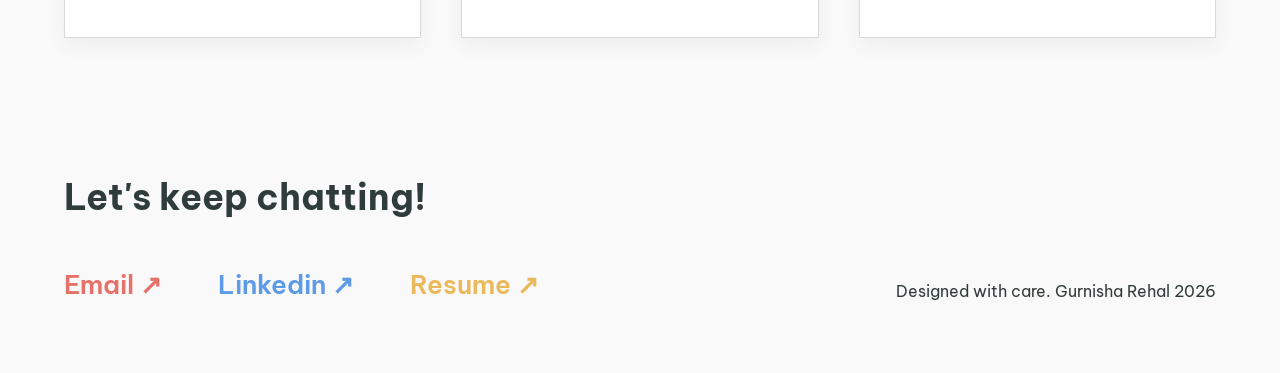
<file: samsung.html>
<!DOCTYPE html>
<html lang="en">
<head>
    <meta charset="UTF-8">
    <meta name="viewport" content="width=device-width, initial-scale=1.0">
    <title>Gurnisha Rehal | Samsung</title>

    <link rel="stylesheet" href="global.css">
    <link rel="stylesheet" href="samsung.css">
</head>
<body>

    <header class="page-header">

        <div class="nav-container">

            <!-- Navigation -->
            <nav class="navbar">
                <ul class="nav-links">
                    <li><a href="index.html#top">Home</a></li>
                    <li><a href="index.html#featured-work">Projects</a></li>
                    <li><a href="about.html">About</a></li>
                    <li><a href="https://drive.google.com/file/d/1qagMi0KPZpgCGdcO0E2bBYuVO7NvGAaJ/view?usp=sharing" target="_blank">Resume</a></li>
                </ul>
            </nav>
        </div>
    </header>

    <main>
        <!-- Hero Content -->

        <section class="project-hero">
            <div class="container">

                <p class="project-company">
                    Samsung R&D Canada
                </p>

                <h1 class="project-heading">
                    During my year at Samsung, I 
                    <span class="coral">advocated for increased user testing</span>
                    across
                    <span class="yellow">global Knox users</span>
                    while contributing to initiatives of
                    <span class="blue">content-first practices.</span>
                </h1>

                <div class="project-meta">

                    <div class="meta-item">
                        <p class="meta-label">Role</p>
                        <p class="meta-value">UX Writer</p>
                    </div>

                    <div class="meta-item">
                        <p class="meta-label">Tools</p>
                        <p class="meta-value">
                            Figma, FigJam, UserTesting.com, Excel
                        </p>
                    </div>

                    <div class="meta-item">
                        <p class="meta-label">Duration</p>
                        <p class="meta-value">
                            January - December 2025
                        </p>
                    </div>

                </div>

                <div class="line"></div>

                <section class="knox-overview">
                    <div class="knox-copy">
                        <h2>Knox Admin Portal</h2>

                        <p>
                            Samsung's Knox is a mobile security and device-management system.
                            The Knox Admin Portal, used by the IT admin sector, is where
                            organizations can access, configure and manage device fleets on a
                            centralized platform.
                        </p>

                        <p class="nda-note">
                            Due to NDA, please reach out for more information about my contributions.
                        </p>
                    </div>

                    <img
                        src="assets/imgs/knox-icon.png"
                        alt="Knox Admin Portal icon"
                        class="knox-icon"
                    >
                </section>

                <section class="contributions">
                    <h2>My contributions</h2>

                    <div class="contributions-grid">
                        <div class="contribution-copy">
                            <h3>Content direction for 2 releases</h3>

                            <p>
                                Collaborated with designers and project managers to align on
                                feature requirements to deliver UX copy across products. With
                                features being consolidated, I <strong>unified terminology</strong>
                                across experiences to <strong>improve user comprehension of
                                feature functionality.</strong>
                            </p>
                        </div>

                        <aside class="impact-card">
                            <h3>Impact</h3>

                            <ul>
                                <li>
                                    Created a more <mark>cohesive and consistent experience</mark>
                                    of features that span across Knox products.
                                </li>
                                <li>
                                    <mark>Reduced cognitive load</mark> by breaking down complex
                                    options, <mark>reducing jargon and simplifying content.</mark>
                                </li>
                                <li>
                                    Introduced clearer feedback to confirm user actions,
                                    <mark>removing ambiguity and increasing user confidence.</mark>
                                </li>
                            </ul>
                        </aside>
                    </div>

                    <div class="contributions-grid contribution-row">
                        <div class="contribution-copy">
                            <h3>Crafted 8 unmoderated user tests</h3>

                            <p>
                                Strategically <strong>designed user testing plans</strong> to
                                ensure actionable feedback for content and design validation.
                                Applied a variety of different testing methods including A/B
                                testing and tree testing based on research goals or hypothesis.
                            </p>
                        </div>

                        <aside class="impact-card">
                            <h3>My impact</h3>

                            <ul>
                                <li>
                                    <mark>Reduced menu clutter and improved findability</mark>
                                    through information architecture validation for 2 major Knox
                                    products.
                                </li>
                                <li>
                                    Identified the most <mark>effective terminology</mark> for Knox
                                    users that best communicates feature purpose and outcomes of
                                    actions.
                                </li>
                                <li>
                                    <mark>Uncovered user mental models</mark> of Knox concepts which
                                    informed future product decisions.
                                </li>
                            </ul>
                        </aside>
                    </div>

                    <div class="contributions-grid contribution-row">
                        <div class="contribution-copy">
                            <h3>Analyzed data and presented insights from 150+ participants</h3>

                            <p>
                                Synthesized findings using various analysis methods such as
                                affinity mapping and presented recommendations to cross-functional
                                teams as well as stakeholders
                            </p>
                        </div>

                        <aside class="impact-card">
                            <h3>My impact</h3>

                            <ul>
                                <li>
                                    <mark>Developed a scalable template</mark> to analyze large
                                    datasets which was later adopted as a
                                    <mark>standard for future testing</mark> conducted by the team.
                                </li>
                                <li>
                                    <mark>Led affinity mapping sessions</mark> that focused on
                                    understanding user preferences.
                                </li>
                                <li>
                                    Strengthened alignment across the greater product design team
                                    with shared understandings of user needs.
                                </li>
                                <li>
                                    Leveraged user mental models to
                                    <mark>advocate for user needs</mark> in design decisions.
                                </li>
                            </ul>
                        </aside>
                    </div>
                </section>

                <section class="looking-back">
                    <h2>Looking back</h2>

                    <p>
                        <strong class="coral">Being the underdogs has it's advantages.</strong>
                        Having the opportunity to work alongside a driven UX writing team showed
                        me how to step into conversations where writers are sometimes overlooked
                        and still make space for content to be heard. They taught me how to
                        participate in cross-functional discussions with intention and confidently
                        advocate for the value of consistent content across products. This
                        experience gave me the foundational skills to speak up for users and
                        ensure their needs stay at the center of every decision.
                    </p>

                    <p>
                        <strong class="blue">Why should we care? Grounding decisions in research.</strong>
                        With the teams trust in me to conduct valuable testing, I jumped on any
                        opportunity to validate features or learn more about the users. It became
                        clear that incorporating testing into the process resulted in stronger,
                        more intuitive experiences as we better understood how Knox users think
                        and navigate products.
                    </p>

                    <p>
                        <strong class="yellow">How the tiniest change can make a major impact.</strong>
                        Alongside research, I learned how to translate complex security concepts
                        into language that feels clear and guided. It was eye-opening to see how
                        even the smallest change in wording can simplify an entire experience.
                        Recognizing how important details are for usability made me appreciate
                        every step of the design process even more.
                    </p>

                    <p>
                        Some of the most meaningful takeaways came from the connections I made
                        with my mentors and teammates who supported my growth and cared for what
                        I gained out of the experience. Looking back, the experience did not only
                        teach me new skills but it expanded my sense of how empathetic user-centric
                        thinking contributes to product success.
                    </p>

                    <div class="memory-gallery" aria-label="Samsung internship memories">
                        <img
                            src="assets/imgs/connections.png"
                            alt="Connections with Samsung teammates"
                            class="memory-photo memory-photo-connections"
                        >

                        <img
                            src="assets/imgs/workshops.png"
                            alt="Workshop group photo"
                            class="memory-photo memory-photo-workshops"
                        >

                        <img
                            src="assets/imgs/christmas.png"
                            alt="Christmas team celebration"
                            class="memory-photo memory-photo-christmas"
                        >

                        <img
                            src="assets/imgs/mentorship.png"
                            alt="Mentorship group photo"
                            class="memory-photo memory-photo-mentorship"
                        >

                        <img
                            src="assets/imgs/teambuilding.png"
                            alt="Team building craft activity"
                            class="memory-photo memory-photo-teambuilding"
                        >
                    </div>
                </section>
            </div>
        </section>
    </main>

    <section class="project-other-work" aria-labelledby="other-work-title">
        <h2 id="other-work-title">Other work</h2>
        <div class="line"></div>

        <div class="other-work-grid">
            <a class="other-work-card project-hoverable" href="natgeo.html" aria-label="National Geographic Waypoints App">
                <div class="project-card project-card-natgeo">
                    <div class="project-image">
                        <img
                            src="assets/imgs/natgeo-logo.png"
                            alt="National Geographic logo"
                            class="project-img project-img-default"
                        >
                        <img
                            src="assets/imgs/natgeo-hover.png"
                            alt=""
                            class="project-img project-img-hover"
                            aria-hidden="true"
                        >
                    </div>
                </div>
            </a>

            <a class="other-work-card project-hoverable" href="progression.html" aria-label="Progression Bouldering Gym Vancouver">
                <div class="project-card">
                    <div class="project-image">
                        <img
                            src="assets/imgs/progression-logo.png"
                            alt="Progression Bouldering Gym logo"
                            class="project-img project-img-default"
                        >
                        <img
                            src="assets/imgs/progression-hover.png"
                            alt=""
                            class="project-img project-img-hover"
                            aria-hidden="true"
                        >
                    </div>
                </div>
            </a>

            <a class="other-work-card project-hoverable" href="youtube.html" aria-label="YouTube Creator Studio">
                <div class="project-card project-card-youtube">
                    <div class="project-image">
                        <img
                            src="assets/imgs/youtube.png"
                            alt="YouTube logo"
                            class="project-img project-img-default"
                        >
                        <img
                            src="assets/imgs/youtube-hover.png"
                            alt=""
                            class="project-img project-img-hover"
                            aria-hidden="true"
                        >
                    </div>
                </div>
            </a>

        </div>
    </section>

    <footer class="footer">

        <div class="footer-left">

            <h2>Let's keep chatting!</h2>

            <div class="footer-links">
                <a href="mailto:gkr.reh@gmail.com" class="email-link">
                    Email ↗
                </a>

                <a href="https://www.linkedin.com/in/gk-rehal" target="_blank" class="linkedin-link">
                    Linkedin ↗
                </a>

                <a href="https://drive.google.com/file/d/1qagMi0KPZpgCGdcO0E2bBYuVO7NvGAaJ/view?usp=sharing" target="_blank" class="resume-link">
                    Resume ↗
                </a>
            </div>

        </div>

        <div class="footer-right">
            <p>Designed with care. Gurnisha Rehal 2026</p>
        </div>

    </footer>

</body>

</html>
</file>
<file: global.css>
* {
    margin: 0;
    padding: 0;
    box-sizing: border-box;
}


:root{
    --blue: #5D9AE7;
    --red: #E67169;
    --yellow: #EBB95B;
    --primary: #303C3B;
    --secondary: #F9F9F9;
    --background: #FFFFFF;

}

body {
    font-family: 'Be Vietnam Pro', sans-serif;
    font-family: 'Be Vietnam Pro', sans-serif;
    background-color: var(--background);
    color: var(--primary);

    overflow-x: hidden;

}

@font-face {
    font-family: 'Be Vietnam Pro';
    src: url('./assets/fonts/BeVietnamPro-Regular.ttf') format('truetype');
    font-weight: 400;
    font-style: normal;
}

@font-face {
    font-family: 'Be Vietnam Pro';
    src: url('./assets/fonts/BeVietnamPro-Medium.ttf') format('truetype');
    font-weight: 500;
    font-style: normal;
}

@font-face {
    font-family: 'Be Vietnam Pro';
    src: url('./assets/fonts/BeVietnamPro-SemiBold.ttf') format('truetype');
    font-weight: 600;
    font-style: normal;
}

@font-face {
    font-family: 'Be Vietnam Pro';
    src: url('./assets/fonts/BeVietnamPro-Bold.ttf') format('truetype');
    font-weight: 700;
    font-style: normal;
}

@font-face {
    font-family: 'Be Vietnam Pro';
    src: url('./assets/fonts/BeVietnamPro-BoldItalic.ttf') format('truetype');
    font-weight: 700;
    font-style: italic;
}

@font-face {
    font-family: 'Be Vietnam Pro';
    src: url('./assets/fonts/BeVietnamPro-LightItalic.ttf') format('truetype');
    font-weight: 700;
    font-style: italic;
}

h2 {
  font-size: 18px;
  font-weight: 500;
}

img {
    max-width: 100%;
    display: block;
}

.page-header {
    width: 100%;
}

/* =========================
   LAYOUT CONTAINER
========================= */

.container {
    width: 100%;
    max-width: 1400px;

    margin: 0 auto;

    padding-inline: clamp(32px, 6vw, 80px);
}


/* =========================
   NAVIGATION
========================= */

/* NAV CONTAINER */

.nav-container {
    width: 100%;
    max-width: 1400px;

    margin: 0 auto;

    padding-inline: clamp(32px, 6vw, 80px);
}

.navbar {
    display: flex;
    justify-content: flex-end;

    padding-top:
        clamp(24px, 4vw, 40px);
}

.nav-links {
    display: flex;
    gap: clamp(24px, 6vw, 48px);

    list-style: none;

    margin: 0;
    padding: 0;
}

.nav-links a {
    text-decoration: none;
    color: var(--primary);
    font-size: 14px;
    font-weight: 400;
}

/* Highlight Colors */

.coral {
    color: var(--red);
    font-weight: 700;
}

.yellow {
    color: var(--yellow);
    font-weight: 700;
}

.blue {
    color: var(--blue);
    font-weight: 700;
}


/* =========================
   FOOTER
========================= */

.footer {
    margin-top: 120px;

    padding:
        clamp(64px, 8vw, 96px)
        clamp(32px, 8vw, 112px)
        clamp(48px, 6vw, 72px);

    background-color: var(--secondary);

    display: flex;
    justify-content: space-between;
    align-items: flex-end;
    gap: clamp(40px, 8vw, 96px);

    flex-wrap: wrap;
}

/* LEFT SIDE */

.footer-left {
    display: flex;
    flex-direction: column;
    gap: 20px;
}

.footer-left h2 {
    font-size: clamp(1.75rem, 3vw, 2.25rem);
    font-weight: 700;
    margin: 0;
}

.footer-left p {
    font-size: 1.1rem;
    line-height: 1.6;
    color: var(--primary);
}

/* LINKS */

.footer-links {
    display: flex;
    gap: clamp(28px, 5vw, 56px);
    flex-wrap: wrap;
    padding-top: 28px;
}

.footer-links a {
    text-decoration: none;
    font-size: clamp(1.2rem, 2vw, 1.6rem);
    font-weight: 600;

    transition: opacity 0.2s ease;
}

.footer-links a:hover {
    opacity: 0.7;
}

.email-link {
    color: var(--red);
}

.linkedin-link {
    color: var(--blue);
}

.resume-link {
    color: var(--yellow);
}

/* RIGHT SIDE */

.footer-right p {
    font-size: 1rem;
    color: var(--primary);
}

/* =========================
   REUSABLE PROJECT CARDS
========================= */

.project-card {
    border: 1px solid #d9d9d9;
    background: var(--secondary);
    box-shadow: 0 8px 18px rgba(48, 60, 59, 0.06);
}

.project-image {
    position: relative;
    display: grid;
    place-items: center;
    aspect-ratio: 16 / 9;
    width: 100%;
    overflow: hidden;
    background: #ffffff;
}

.project-image::after {
    content: "";
    position: absolute;
    inset: 0;
    background: rgba(255, 255, 255, 0.58);
    opacity: 0;
    transition: opacity 0.25s ease;
    z-index: 2;
}

.project-img {
    position: absolute;
    inset: 0;
    width: 100%;
    height: 100%;
    object-fit: contain;
    padding: clamp(40px, 7vw, 84px);
    transition: opacity 0.25s ease, transform 0.25s ease;
}

.project-img-hover {
    opacity: 0;
    padding: clamp(24px, 4vw, 48px);
}

.project-hoverable:hover .project-image::after,
.project-hoverable:focus-visible .project-image::after {
    opacity: 1;
}

.project-hoverable:hover .project-img-default,
.project-hoverable:focus-visible .project-img-default {
    opacity: 0;
}

.project-hoverable:hover .project-img-hover,
.project-hoverable:focus-visible .project-img-hover {
    opacity: 1;
    transform: scale(1.01);
}

.project-card-youtube .project-img-default {
    padding: clamp(24px, 4vw, 48px);
}

/* =========================
   PROJECT PAGE OTHER WORK
========================= */

.project-other-work {
    margin-top: clamp(80px, 12vw, 160px);
    padding:
        clamp(56px, 8vw, 96px)
        clamp(40px, 5vw, 64px)
        clamp(40px, 6vw, 72px);
    background-color: var(--secondary);
}

.project-other-work h2 {
    font-size: 1.5rem;
    font-weight: 500;
    margin-bottom: 20px;
}

.project-other-work .line {
    width: 100%;
    max-width: none;
    height: 1px;
    margin-top: 0;
    background-color: var(--primary);
}

.other-work-grid {
    display: grid;
    grid-template-columns: repeat(3, minmax(0, 1fr));
    gap: clamp(24px, 4vw, 40px);
    width: 100%;
    max-width: none;
    margin-top: clamp(56px, 6vw, 76px);
}

.other-work-card {
    color: inherit;
    text-decoration: none;
}

.project-other-work + .footer {
    margin-top: 0;
    padding-top: clamp(32px, 5vw, 64px);
    padding-inline:
        clamp(40px, 5vw, 64px);
}

/* =========================
   MOBILE
========================= */

@media (max-width: 768px) {

    .nav-links {
        gap: 24px;
    }

    .navbar {
    justify-content: center;
    }

    .nav-links {
        gap: 16px;
        flex-wrap: wrap;
    }

    .hero {
        padding: 24px;
    }

    .intro {
        font-size: 1rem;
    }

    .featured-work p {
        font-size: 1.5rem;
    }

    .footer {
        flex-direction: column;
        align-items: flex-start;
    }

    .footer-right {
        margin-top: 16px;
    }

    .other-work-grid {
        grid-template-columns: 1fr;
    }

}
</file>
<file: home.css>
/* =========================
   HERO SECTION
========================= */

.hero {
    min-height: 100vh;
}

.hero .container {
    min-height: 100vh;

    display: flex;
    flex-direction: column;
}

.hero-content {
    flex: 1;

    display: flex;
    flex-direction: column;

    justify-content: center;
    align-items: center;

    text-align: center;

    gap: clamp(16px, 4vw, 48px);

    padding-bottom: clamp(48px, 8vh, 100px);
}

.intro {
    font-size: 1.75rem;
    font-weight: 700;
}

.hero-title {
    font-size: clamp(1.5rem, 2.5vw, 2.5rem);
    font-weight: 400;
    line-height: 1.35;
    width: 100%;
    max-width: 950px;
}

.subtitle {
    font-size: 14px;
    padding-top: 1rem;
    color: var(--primary);
}

/* =========================
   FEATURED WORK
========================= */

.featured-work-title {
    display: flex;
    flex-direction: column;
    gap: clamp(16px, 4vw, 48px);
}

.featured-work {
    display: flex;
    flex-direction: column;
    gap: clamp(40px, 6vw, 80px);

    padding-top: clamp(48px, 7vw, 84px);
    padding-bottom: clamp(40px, 8vw, 96px);
}

.featured-work p {
    font-size: 1rem;
    font-weight: 400;
}

.line {
    width: 100%;
    height: 1px;
    background-color: var(--primary);
}

/* PROJECT CARD */

.projects {
    display: flex;
    flex-direction: column;
    gap: clamp(72px, 10vw, 128px);

    width: 100%;
    max-width: 1120px;

    margin: 0 auto;
    padding-inline: clamp(32px, 6vw, 80px);

}

.project {
    display: grid;
    grid-template-columns: minmax(220px, 0.72fr) minmax(360px, 1.28fr);
    gap: clamp(48px, 7vw, 96px);
    align-items: start;

    color: inherit;
    text-decoration: none;
}

.project-card {
    border: 1px solid #d9d9d9;
    background: var(--secondary);
    box-shadow: 0 8px 18px rgba(48, 60, 59, 0.06);
}

.project-image {
    position: relative;
    display: grid;
    place-items: center;
    aspect-ratio: 16 / 9;
    width: 100%;
    overflow: hidden;
    background: #ffffff;
}

.project-image::after {
    content: "";
    position: absolute;
    inset: 0;
    background: rgba(255, 255, 255, 0.58);
    opacity: 0;
    transition: opacity 0.25s ease;
    z-index: 2;
}

.project-img {
    position: absolute;
    inset: 0;
    width: 100%;
    height: 100%;
    object-fit: contain;
    padding: clamp(40px, 7vw, 84px);
    transition: opacity 0.25s ease, transform 0.25s ease;
}

.project-img-hover {
    opacity: 0;
    padding: clamp(24px, 4vw, 48px);
}

.project-hoverable:hover .project-image::after,
.project-hoverable:focus-visible .project-image::after {
    opacity: 1;
}

.project-hoverable:hover .project-img-default,
.project-hoverable:focus-visible .project-img-default {
    opacity: 0;
}

.project-hoverable:hover .project-img-hover,
.project-hoverable:focus-visible .project-img-hover {
    opacity: 1;
    transform: scale(1.01);
}

.project-card-youtube .project-img-default {
    padding: clamp(24px, 4vw, 48px);
}

.project-info {
  display: flex;
  flex-direction: column;
  gap: 18px;
}

.project-info h3 {
  font-size: 18px;
  font-weight: 500;
  line-height: 1.45;
  margin-bottom: 0;
}

.tags {
  display: flex;
  gap: 24px;
  flex-wrap: wrap;
  padding-bottom: 20px;
  border-bottom: 1px solid var(--primary);
}

.tags span {
  font-size: 12px;
  font-weight: 500;
}

.tags span:nth-child(1) {
    color: var(--red);
}

.tags span:nth-child(2) {
    color: var(--yellow);
}

.tags span:nth-child(3) {
    color: var(--blue);
}

.project-description {
  font-size: 14px;
  line-height: 1.6;
  max-width: 330px;
  padding-top: 18px;
}

@media (max-width: 900px) {

    .project {
        grid-template-columns: 1fr;
        gap: 28px;
    }

    .project-card {
        order: -1;
    }

    .project-description {
        max-width: 100%;
    }

}
</file>
<file: about.css>
/* =========================
   ABOUT PAGE
========================= */

.about-page {
    padding:
        clamp(88px, 14vw, 160px)
        clamp(32px, 6vw, 80px)
        clamp(80px, 11vw, 140px);
}

.about-layout {
    display: grid;
    grid-template-columns: minmax(220px, 0.65fr) minmax(620px, 1.45fr);
    gap: clamp(32px, 4vw, 56px);
    align-items: start;
    max-width: 1120px;
    margin: 0 auto;
}

.about-photo-wrap {
    display: flex;
    justify-content: center;
    padding-top: 18px;
}

.about-photo {
    width: min(100%, 280px);
    filter: drop-shadow(0 12px 18px rgba(48, 60, 59, 0.12));
}

.about-content {
    display: grid;
    grid-template-columns: minmax(250px, 0.8fr) minmax(420px, 1.45fr);
    gap: clamp(32px, 5vw, 64px);
}

.about-intro {
    grid-column: 2;
    grid-row: 1 / span 2;
    display: flex;
    flex-direction: column;
    gap: 26px;
}

.about-intro h1 {
    max-width: 610px;
    color: var(--blue);
    font-size: clamp(1.35rem, 2vw, 1.8rem);
    font-weight: 400;
    line-height: 1.45;
}

.about-intro p,
.about-detail p {
    max-width: 100%;
    font-size: 1rem;
    line-height: 1.6;
}

.about-detail {
    grid-column: 1;
}

.about-detail:nth-of-type(2) {
    grid-row: 1;
}

.about-detail:nth-of-type(3) {
    grid-row: 2;
}

.about-detail h2 {
    margin-bottom: 20px;
    font-size: 1.45rem;
    font-weight: 700;
}

.about-detail h2 span {
    background: rgba(235, 185, 91, 0.22);
    box-decoration-break: clone;
    -webkit-box-decoration-break: clone;
}

.experience-item {
    display: flex;
    flex-direction: column;
    gap: 18px;
    align-items: start;
}

.experience-location {
    color: rgba(48, 60, 59, 0.64);
}

@media (max-width: 900px) {

    .about-layout {
        grid-template-columns: 1fr;
        gap: 64px;
    }

    .about-content {
        display: flex;
        flex-direction: column;
        gap: 52px;
    }

    .about-intro,
    .about-detail {
        grid-column: auto;
        grid-row: auto;
    }

}

@media (max-width: 560px) {

    .about-page {
        padding-inline: 24px;
    }

    .experience-item {
        grid-template-columns: 1fr;
        gap: 12px;
    }

}
</file>
<file: progression.css>
/* =========================
   PROJECT HERO
========================= */

html,
body {
    max-width: 100%;
    overflow-x: clip;
}

.project-hero {
    padding-top: clamp(100px, 14vh, 180px);
    padding-bottom: clamp(80px, 10vh, 140px);
}

.project-hero .container {
    padding-inline: clamp(24px, 4vw, 48px);
}

.project-company {
    font-size: 1rem;
    font-weight: 400;

    margin-bottom: 48px;
}

.project-heading {
    font-size: clamp(1.4rem, 2.15vw, 2.5rem);
    font-weight: 600;
    line-height: 1.45;

    max-width: 1260px;
    margin: 0;
}

.project-meta {
    display: grid;
    grid-template-columns: max-content max-content max-content max-content;
    justify-content: start;
    column-gap: clamp(64px, 8vw, 140px);

    margin-top: 10rem;
}

.meta-item {
    display: flex;
    flex-direction: column;
    gap: 18px;
}

.meta-label {
    font-size: 1rem;
    color: #666;

    margin: 0;
}

.meta-value {
    font-size: 1.3rem;
    font-weight: 500;
    line-height: 1.5;

    margin: 0;
}

.line {
    width: 100%;
    height: 1px;
    background-color: var(--primary);

    margin-top: clamp(72px, 10vw, 128px);
}

/* =========================
   PROJECT CONTRIBUTION SUMMARY
========================= */

.project-contribution {
    background-color: var(--secondary);
    padding: clamp(56px, 7vw, 92px) 0 clamp(48px, 6vw, 76px);
}

.project-contribution .container {
    padding-inline: clamp(24px, 4vw, 48px);
}

.project-contribution-grid {
    display: grid;
    grid-template-columns: repeat(2, minmax(0, 1fr));
    align-items: start;
    gap: clamp(72px, 12vw, 180px);
}

.project-contribution article { max-width: 510px; }

.project-contribution h2 {
    font-size: 1.15rem;
    font-weight: 700;
    line-height: 1.35;
    margin: 0 0 28px;
}

.project-contribution p,
.project-contribution li {
    font-size: 1rem;
    line-height: 1.6;
}

.project-contribution p { margin: 0; }

.project-contribution ul {
    margin: 18px 0 0;
    padding-left: 22px;
}

.project-contribution li { padding-left: 4px; }

/* The case-study layout previously followed the hero directly. Once the
   contribution panel was inserted, it needs its own separation before the
   sticky menu and first content heading begin. */
.project-contribution + .case-study {
    padding-top: clamp(96px, 12vw, 156px);
}

/* =========================
   CASE STUDY CONTENT
========================= */

.case-study {
    padding-bottom: clamp(80px, 10vh, 140px);
}

.case-study .container {
    padding-inline: clamp(24px, 4vw, 48px);
}

.case-study-layout {
    display: grid;
    grid-template-columns: 160px minmax(0, 1fr);
    align-items: start;
    gap: clamp(48px, 7vw, 96px);
}

.case-menu {
    position: sticky;
    top: 40px;
    align-self: start;
    z-index: 3;
    height: max-content;
}

.case-menu nav {
    display: flex;
    flex-direction: column;
    gap: 16px;
}

.case-menu a {
    color: #B8B8B8;
    font-size: 1rem;
    font-weight: 400;
    text-decoration: none;

    transition: color 0.2s ease, font-weight 0.2s ease;
}

.case-menu a:hover,
.case-menu a:focus-visible,
.case-menu a.active {
    color: var(--blue);
    font-weight: 700;
}

.case-menu a:focus-visible {
    outline: 2px solid var(--blue);
    outline-offset: 4px;
}

.case-section {
    scroll-margin-top: 48px;
}

.case-study .container,
.case-study-layout,
.case-content,
.case-section {
    min-width: 0;
    overflow: visible;
}

.case-section h2 {
    font-size: clamp(1.75rem, 3.2vw, 2.85rem);
    font-weight: 700;
    line-height: 1.1;

    margin: 0 0 28px;
}

.case-section > p {
    max-width: 720px;

    font-size: 1rem;
    line-height: 1.6;

    margin: 0;
}

.community-card {
    background-color: var(--secondary);

    margin-top: clamp(64px, 9vw, 112px);
    padding: clamp(48px, 6vw, 72px);
}

.community-card h3 {
    font-size: 1.15rem;
    font-style: italic;
    font-weight: 700;

    margin: 0 0 56px;
}

.community-card-secondary {
    margin-top: clamp(88px, 12vw, 160px);
}

.image-pair {
    display: grid;
    grid-template-columns: repeat(2, minmax(0, 1fr));
    gap: clamp(40px, 6vw, 72px);
}

.image-pair figure {
    margin: 0;
}

.image-pair img {
    width: 100%;
    aspect-ratio: 16 / 10.5;
    object-fit: cover;

    box-shadow: 0 4px 10px rgba(0, 0, 0, 0.18);
}

.image-pair figcaption {
    display: inline-block;

    background-color: #F0E9D2;
    color: var(--primary);

    font-size: 1rem;

    margin-top: 24px;
    padding-inline: 4px;
}

mark {
    background-color: #F0E9D2;
    color: inherit;
    padding-inline: 2px;
}

.placeholder-section {
    min-height: 40vh;
    padding-top: 120px;
}

.problem-section {
    padding-top: clamp(112px, 16vw, 200px);
}

.section-note {
    max-width: none !important;

    font-size: 0.875rem !important;
    font-style: italic;
    line-height: 1.5 !important;

    margin-top: 8px !important;
}

.problem-profile {
    display: grid;
    grid-template-columns: minmax(0, 460px) 260px;
    align-items: center;
    justify-content: start;
    gap: clamp(80px, 14vw, 200px);

    margin-top: clamp(56px, 8vw, 96px);
}

.problem-copy h3 {
    color: var(--blue);

    font-size: clamp(1.5rem, 2.4vw, 2rem);
    font-weight: 700;
    line-height: 1.25;

    margin: 0 0 48px;
}

.problem-copy p {
    font-size: 1rem;
    line-height: 1.6;

    margin: 0;
}

.jamie-image {
    width: 100%;
    max-width: 260px;
}

.pain-points {
    position: relative;
    left: calc(-1 * (160px + clamp(48px, 7vw, 96px) + clamp(24px, 4vw, 48px) + max((100vw - 1400px) / 2, 0px)));

    width: 100vw;
    background-color: #FFF6F6;

    margin-top: clamp(96px, 14vw, 180px);
    padding-block: clamp(72px, 10vw, 120px);
}

.pain-points-inner {
    width: min(720px, calc(100% - 48px));

    margin-left: calc(160px + clamp(48px, 7vw, 96px) + clamp(24px, 4vw, 48px) + max((100vw - 1400px) / 2, 0px));
}

.pain-points h3 {
    color: var(--red);

    font-size: clamp(1.25rem, 2vw, 1.75rem);
    font-weight: 700;

    margin: 0 0 64px;
}

.pain-point {
    margin-bottom: 64px;
}

.pain-point:last-child {
    margin-bottom: 0;
}

.pain-quote,
.pain-goal {
    margin: 0;
}

.pain-quote {
    display: inline-block;

    background-color: var(--red);
    color: #FFFFFF;

    font-size: 0.95rem;
    font-style: italic;
    line-height: 1.5;

    border-radius: 4px 4px 0 0;
    padding: 14px 24px;
}

.pain-goal {
    display: block;
    width: fit-content;

    color: var(--red);
    background-color: #FFFFFF;
    border: 1px solid var(--red);
    border-radius: 0 0 4px 4px;

    font-size: 0.95rem;
    line-height: 1.5;

    padding: 14px 24px;
}

.research-section,
.client-needs-section {
    max-width: 920px;
}

#background > p {
    max-width: 920px;
}

.research-section {
    padding-top: clamp(96px, 14vw, 180px);
}

.research-block {
    margin-top: 64px;
}

.research-block h3 {
    font-size: 1.25rem;
    font-weight: 700;

    margin: 0 0 32px;
}

.research-block > p,
.client-needs-section > p {
    max-width: 920px;

    font-size: 1rem;
    line-height: 1.6;

    margin: 0;
}

.data-panel {
    display: flex;
    flex-direction: column;
    gap: 72px;

    background-color: var(--secondary);

    margin-top: 56px;
    padding: clamp(56px, 8vw, 88px) clamp(56px, 8vw, 112px);
}

.data-stat {
    display: grid;
    grid-template-columns: 140px minmax(0, 1fr);
    align-items: center;
    gap: clamp(48px, 7vw, 80px);
}

.data-stat p {
    font-size: 1.45rem;
    line-height: 1.5;

    margin: 0;
}

.stat-number {
    font-size: clamp(3rem, 6vw, 4rem) !important;
    font-weight: 700;
    line-height: 1 !important;
}

.client-needs-section {
    padding-top: clamp(96px, 14vw, 180px);
}

.design-focus-section {
    padding-top: clamp(96px, 14vw, 180px);
}

.design-focus-band {
    position: relative;
    left: calc(-1 * (160px + clamp(48px, 7vw, 96px) + clamp(24px, 4vw, 48px) + max((100vw - 1400px) / 2, 0px)));

    width: 100vw;
    min-height: 100vh;
    background-color: #EAF4FF;

    display: flex;
    align-items: center;

    padding-block: clamp(72px, 10vw, 120px);
}

.design-focus-inner {
    width: min(720px, calc(100% - 48px));

    margin-left: calc(160px + clamp(48px, 7vw, 96px) + clamp(24px, 4vw, 48px) + max((100vw - 1400px) / 2, 0px));
}

.design-focus-inner h2 {
    color: var(--blue);

    margin-bottom: 32px;
}

.design-focus-inner p {
    color: var(--blue);

    font-size: 1.15rem;
    font-weight: 600;
    line-height: 1.6;

    margin: 0;
}

.concept-workshops-section {
    padding-top: clamp(96px, 14vw, 180px);
}

.workshop-intro,
.workshop-goals {
    margin-top: 64px;
}

.workshop-intro h3,
.workshop-goals h3 {
    font-size: clamp(1.4rem, 2.3vw, 2rem);
    font-weight: 700;

    margin: 0 0 28px;
}

.workshop-intro p,
.workshop-goals li {
    font-size: 1rem;
    line-height: 1.6;
}

.workshop-intro p {
    margin: 0;
}

.workshop-goals ul {
    margin: 0;
    padding-left: 24px;
}

.workshop-panel {
    display: flex;
    flex-direction: column;
    gap: 72px;

    background-color: var(--secondary);

    margin-top: clamp(72px, 10vw, 120px);
    padding: clamp(56px, 8vw, 96px);
}

.workshop-card h3 {
    font-size: 1.15rem;
    font-weight: 700;

    margin: 0 0 8px;
}

.workshop-card p {
    max-width: 760px;

    color: #666;
    font-size: 1rem;
    font-style: italic;
    line-height: 1.55;

    margin: 0 0 28px;
}

.workshop-meta {
    display: flex;
    gap: clamp(40px, 7vw, 88px);
    flex-wrap: wrap;
}

.workshop-meta span {
    font-size: 1rem;
    font-weight: 600;
}

.findings-block {
    margin-top: clamp(96px, 14vw, 180px);
}

.findings-block h3 {
    font-size: clamp(1.4rem, 2.3vw, 2rem);
    font-weight: 700;

    margin: 0 0 48px;
}

.findings-block p {
    max-width: none;

    font-size: 1rem;
    line-height: 1.6;

    margin: 0;
}

.final-concept-section {
    padding-top: clamp(96px, 14vw, 180px);
}

.final-concept-section p {
    max-width: none;

    font-size: 1rem;
    line-height: 1.6;

    margin: 0;
}

.concept-detail {
    margin-top: clamp(80px, 12vw, 150px);
}

.concept-detail h3 {
    font-size: clamp(1.4rem, 2.3vw, 2rem);
    font-weight: 700;

    margin: 0 0 clamp(56px, 8vw, 96px);
}

.concept-image {
    width: min(760px, 100%);

    margin: 0 auto clamp(56px, 8vw, 84px);
}

.concept-image-left {
    margin-left: 0;
    margin-right: 0;
}

.concept-callouts {
    display: flex;
    flex-direction: column;
    gap: 18px;
}

.callout {
    max-width: 920px !important;

    background-color: #FFFFFF;
    border: 1px solid currentColor;
    border-radius: 4px;

    font-size: 1rem !important;
    font-weight: 500;
    line-height: 1.5 !important;

    margin: 0 !important;
    padding: 14px 20px;
}

.callout-red {
    color: var(--red);
}

.callout-blue {
    color: var(--blue);
}

.callout-yellow {
    color: var(--yellow);
}

.key-takeaways-section {
    padding-top: clamp(96px, 14vw, 180px);
}

.takeaway {
    margin-top: 56px;
}

.takeaway h3 {
    font-size: 1rem;
    font-weight: 700;

    margin: 0 0 28px;
}

.takeaway p {
    max-width: 920px;

    font-size: 1rem;
    line-height: 1.6;

    margin: 0;
}

.project-files-note {
    max-width: 920px !important;

    font-size: 1rem !important;
    font-style: italic;
    font-weight: 700;
    line-height: 1.6 !important;

    margin-top: clamp(80px, 10vw, 120px) !important;
}

/* =========================
   MOBILE
========================= */

@media (max-width: 1180px) {

    .project-meta {
        grid-template-columns: repeat(2, minmax(0, 1fr));
        row-gap: 48px;
    }

    .problem-profile {
        gap: 64px;
    }

}

@media (max-width: 960px) {

    .case-study .container {
        padding-inline: 24px;
    }

    .case-study-layout {
        grid-template-columns: 1fr;
        gap: 40px;
    }

    .case-menu {
        top: 0;
        z-index: 3;

        background-color: var(--background);
        padding-block: 16px;
        overflow-x: auto;
    }

    .case-menu nav {
        flex-direction: row;
        gap: 24px;
        min-width: max-content;
    }

    .pain-points,
    .design-focus-band {
        left: -24px;
    }

    .pain-points-inner,
    .design-focus-inner {
        width: calc(100% - 48px);
        margin-inline: 24px;
    }

    .design-focus-band {
        min-height: 80vh;
    }

    .project-contribution-grid {
        grid-template-columns: 1fr;
        gap: 56px;
    }

}

@media (max-width: 768px) {

    .project-hero {
        padding-top: 80px;
        padding-bottom: 80px;
    }

    .project-heading {
        font-size: 2rem;
        line-height: 1.45;
    }

    .project-meta {
        grid-template-columns: 1fr;
        gap: 40px;

        margin-top: 56px;
    }

    .project-contribution {
        padding-block: 56px;
    }

    .project-contribution h2 {
        margin-bottom: 20px;
    }

    .image-pair {
        grid-template-columns: 1fr;
    }

    .community-card {
        padding: 32px 24px;
    }

    .problem-profile {
        grid-template-columns: 1fr;
        gap: 48px;
    }

    .jamie-image {
        max-width: 220px;
    }

    .pain-quote,
    .pain-goal {
        width: 100%;
    }

    .data-panel {
        gap: 48px;
        padding: 40px 24px;
    }

    .data-stat {
        grid-template-columns: 1fr;
        gap: 20px;
    }

    .workshop-panel {
        padding: 32px 24px;
    }

    .workshop-meta {
        gap: 16px 32px;
    }

}

@media (max-width: 520px) {

    .project-heading {
        font-size: 1.65rem;
    }

    .case-section h2,
    .design-focus-inner h2 {
        font-size: 2rem;
    }

    .pain-quote,
    .pain-goal,
    .callout {
        overflow-wrap: break-word;
    }

}
</file>
<file: samsung.css>
/* =========================
   PROJECT HERO
========================= */

.project-hero {
    padding-top: clamp(100px, 14vh, 180px);
    padding-bottom: clamp(80px, 10vh, 140px);
}

.project-hero .container {
    padding-inline: clamp(24px, 4vw, 48px);
}


.project-company {
    font-size: 1rem;
    font-weight: 400;

    margin-bottom: 48px;
}

.project-heading {
    font-size: clamp(1.4rem, 2.15vw, 2.25rem);
    font-weight: 600;
    line-height: 1.45;

    margin: 0;
}

.project-meta {
    display: grid;
    grid-template-columns: max-content max-content max-content;

    justify-content: start;
    column-gap: clamp(80px, 12vw, 180px);

    margin-top: 10rem;
}

/* EACH COLUMN */

.meta-item {
    display: flex;
    flex-direction: column;

    gap: 18px;
}

.meta-label {
    font-size: 1rem;
    color: #666;

    margin: 0;
}

.meta-value {
    font-size: 1.3rem;
    font-weight: 500;

    line-height: 1.5;

    margin: 0;
}

/* =========================
   KNOX OVERVIEW
========================= */

.knox-overview {
    display: grid;
    grid-template-columns: minmax(0, 760px) 144px;
    align-items: center;
    justify-content: start;
    gap: clamp(48px, 7vw, 96px);

    border-top: 1px solid var(--primary);

    margin-top: clamp(72px, 10vw, 128px);
    padding-top: clamp(64px, 9vw, 112px);
}

.knox-copy {
    max-width: 760px;
}

.knox-copy h2 {
    font-size: clamp(1.75rem, 3.2vw, 2.85rem);
    font-weight: 700;
    line-height: 1.1;

    margin: 0 0 24px;
}

.knox-copy p {
    font-size: 1rem;
    line-height: 1.6;

    margin: 0;
}

.nda-note {
    font-style: italic;
    font-weight: 700;

    margin-top: 64px !important;
}

.knox-icon {
    width: 100%;
    max-width: 136px;

    justify-self: center;
}

/* =========================
   CONTRIBUTIONS
========================= */

.contributions {
    margin-top: clamp(96px, 14vw, 180px);
}

.contributions > h2 {
    font-size: clamp(1.75rem, 3.2vw, 2.85rem);
    font-weight: 700;
    line-height: 1.1;

    margin: 0 0 clamp(48px, 7vw, 88px);
}

.contributions-grid {
    display: grid;
    grid-template-columns: minmax(0, 520px) minmax(360px, 1fr);
    align-items: start;
    gap: clamp(64px, 10vw, 140px);
}

.contribution-row {
    margin-top: clamp(96px, 14vw, 180px);
}

.contribution-copy h3,
.impact-card h3 {
    font-size: clamp(1.5rem, 2.5vw, 2.25rem);
    font-weight: 700;
    line-height: 1.2;

    margin: 0 0 28px;
}

.contribution-copy h3 {
    color: var(--blue);
}

.contribution-copy p,
.impact-card li {
    font-size: 1rem;
    line-height: 1.55;
}

.contribution-copy p {
    margin: 0;
}

.impact-card {
    background-color: var(--secondary);
    padding: clamp(40px, 5vw, 72px);
}

.impact-card ul {
    display: flex;
    flex-direction: column;
    gap: 28px;

    margin: 0;
    padding-left: 20px;
}

.impact-card li {
    padding-left: 4px;
}

mark {
    background-color: #F0E9D2;
    color: inherit;
    padding-inline: 2px;
}

/* =========================
   LOOKING BACK
========================= */

.looking-back {
    margin-top: clamp(96px, 14vw, 180px);
    max-width: 1280px;
}

.looking-back h2 {
    font-size: clamp(1.75rem, 3.2vw, 2.85rem);
    font-weight: 700;
    line-height: 1.1;

    margin: 0 0 32px;
}

.looking-back p {
    font-size: 1rem;
    line-height: 1.6;

    margin: 0 0 28px;
}

.looking-back p:last-child {
    margin-bottom: 0;
}

.memory-gallery {
    display: grid;
    grid-template-columns: repeat(5, minmax(120px, 1fr));
    align-items: center;
    gap: clamp(24px, 2.8vw, 36px);

    margin-top: clamp(64px, 8vw, 92px);
}

.memory-photo {
    width: 100%;
    max-width: 220px;
    justify-self: center;
}

.memory-photo-connections {
    transform: translateY(-8px);
}

.memory-photo-workshops {
    transform: translateY(30px);
}

.memory-photo-christmas {
    transform: translateY(4px);
}

.memory-photo-mentorship {
    transform: translateY(-38px);
}

.memory-photo-teambuilding {
    transform: translateY(18px);
}

.footer {
    margin-top: 0;
}

/* =========================
   MOBILE
========================= */

@media (max-width: 980px) {

    .memory-gallery {
        grid-template-columns: repeat(3, minmax(120px, 1fr));
        row-gap: 48px;
    }

    .memory-photo {
        transform: none;
    }

}

@media (max-width: 768px) {

    .project-hero {
        padding-top: 80px;
        padding-bottom: 80px;
    }

    .project-heading {
        font-size: 2rem;
        line-height: 1.45;
    }

    .project-meta {
        grid-template-columns: 1fr;
        gap: 40px;

        margin-top: 56px;
    }

    .knox-overview {
        grid-template-columns: 1fr;
        gap: 48px;
    }

    .knox-icon {
        justify-self: start;
        max-width: 96px;
    }

    .contributions-grid {
        grid-template-columns: 1fr;
        gap: 48px;
    }

    .impact-card {
        padding: 32px 24px;
    }

}

@media (max-width: 520px) {

    .memory-gallery {
        grid-template-columns: repeat(2, minmax(0, 1fr));
        gap: 28px 18px;
    }

}
</file>
